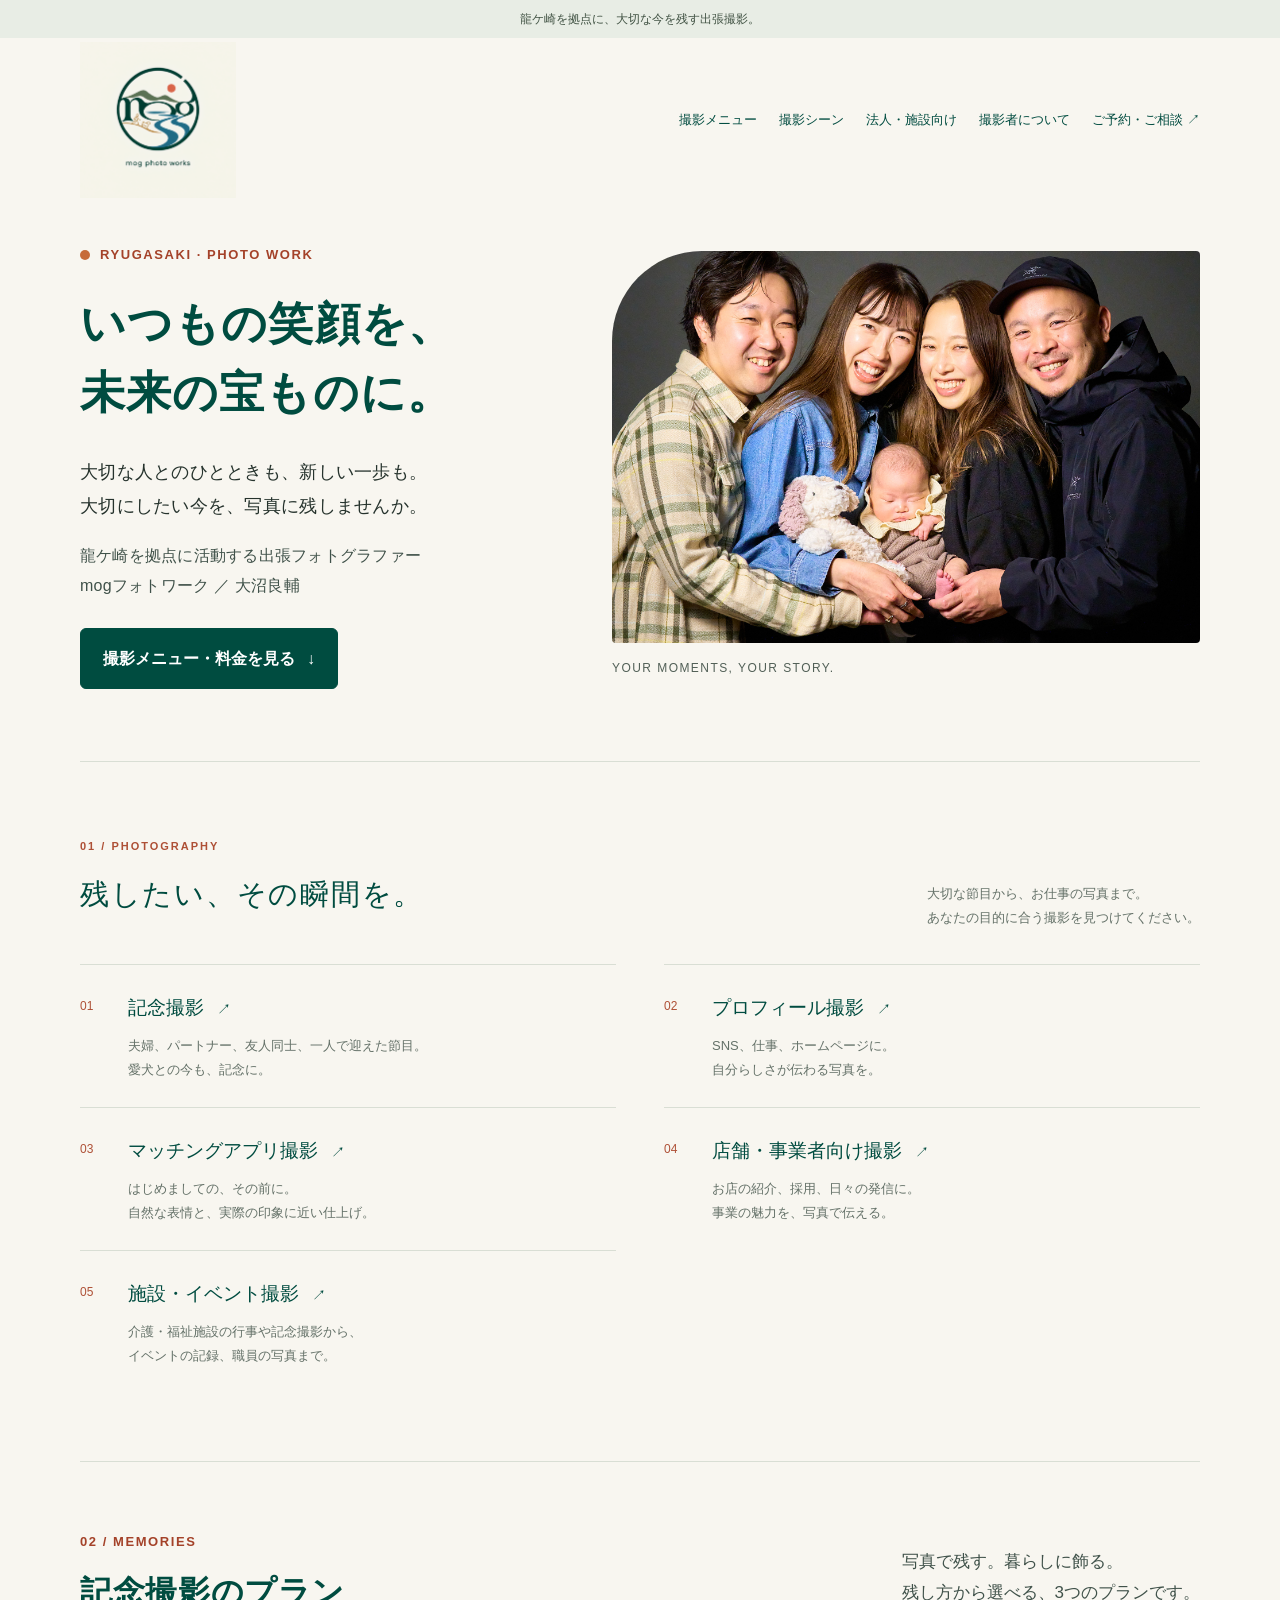
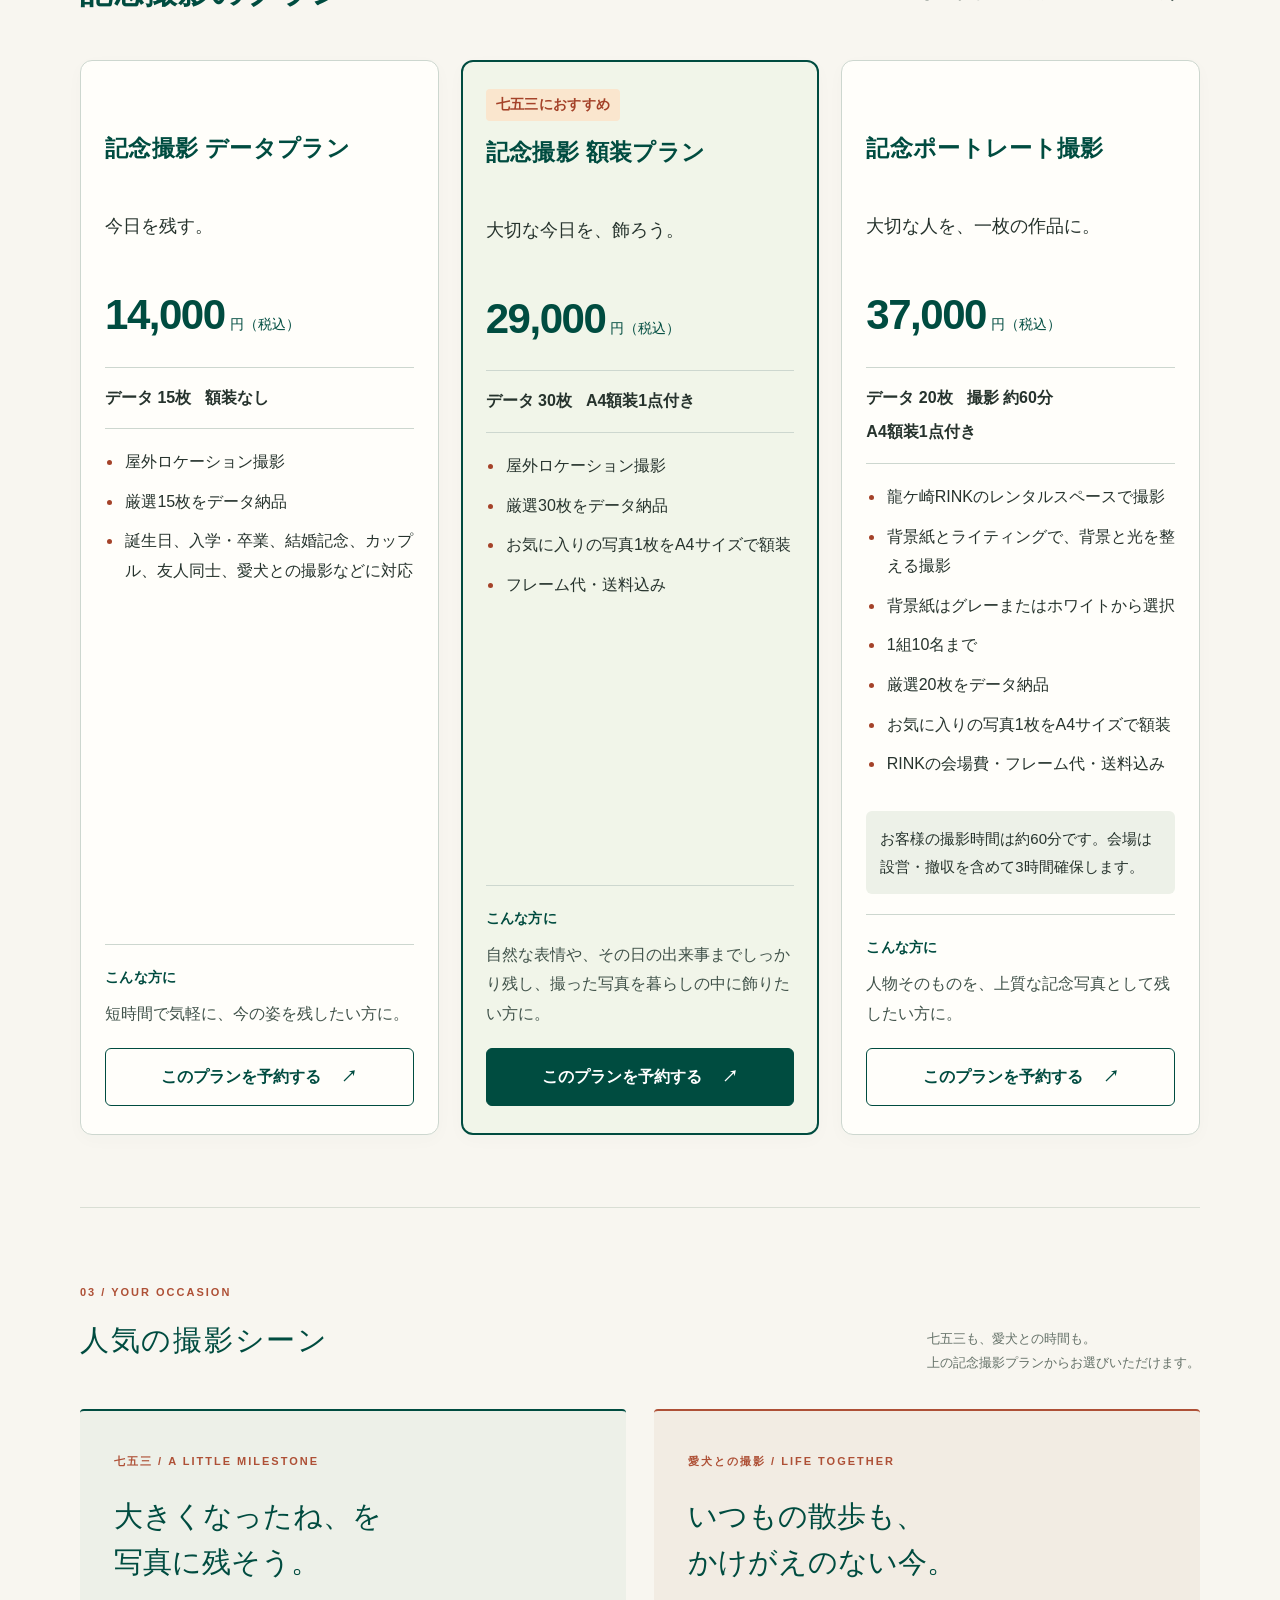
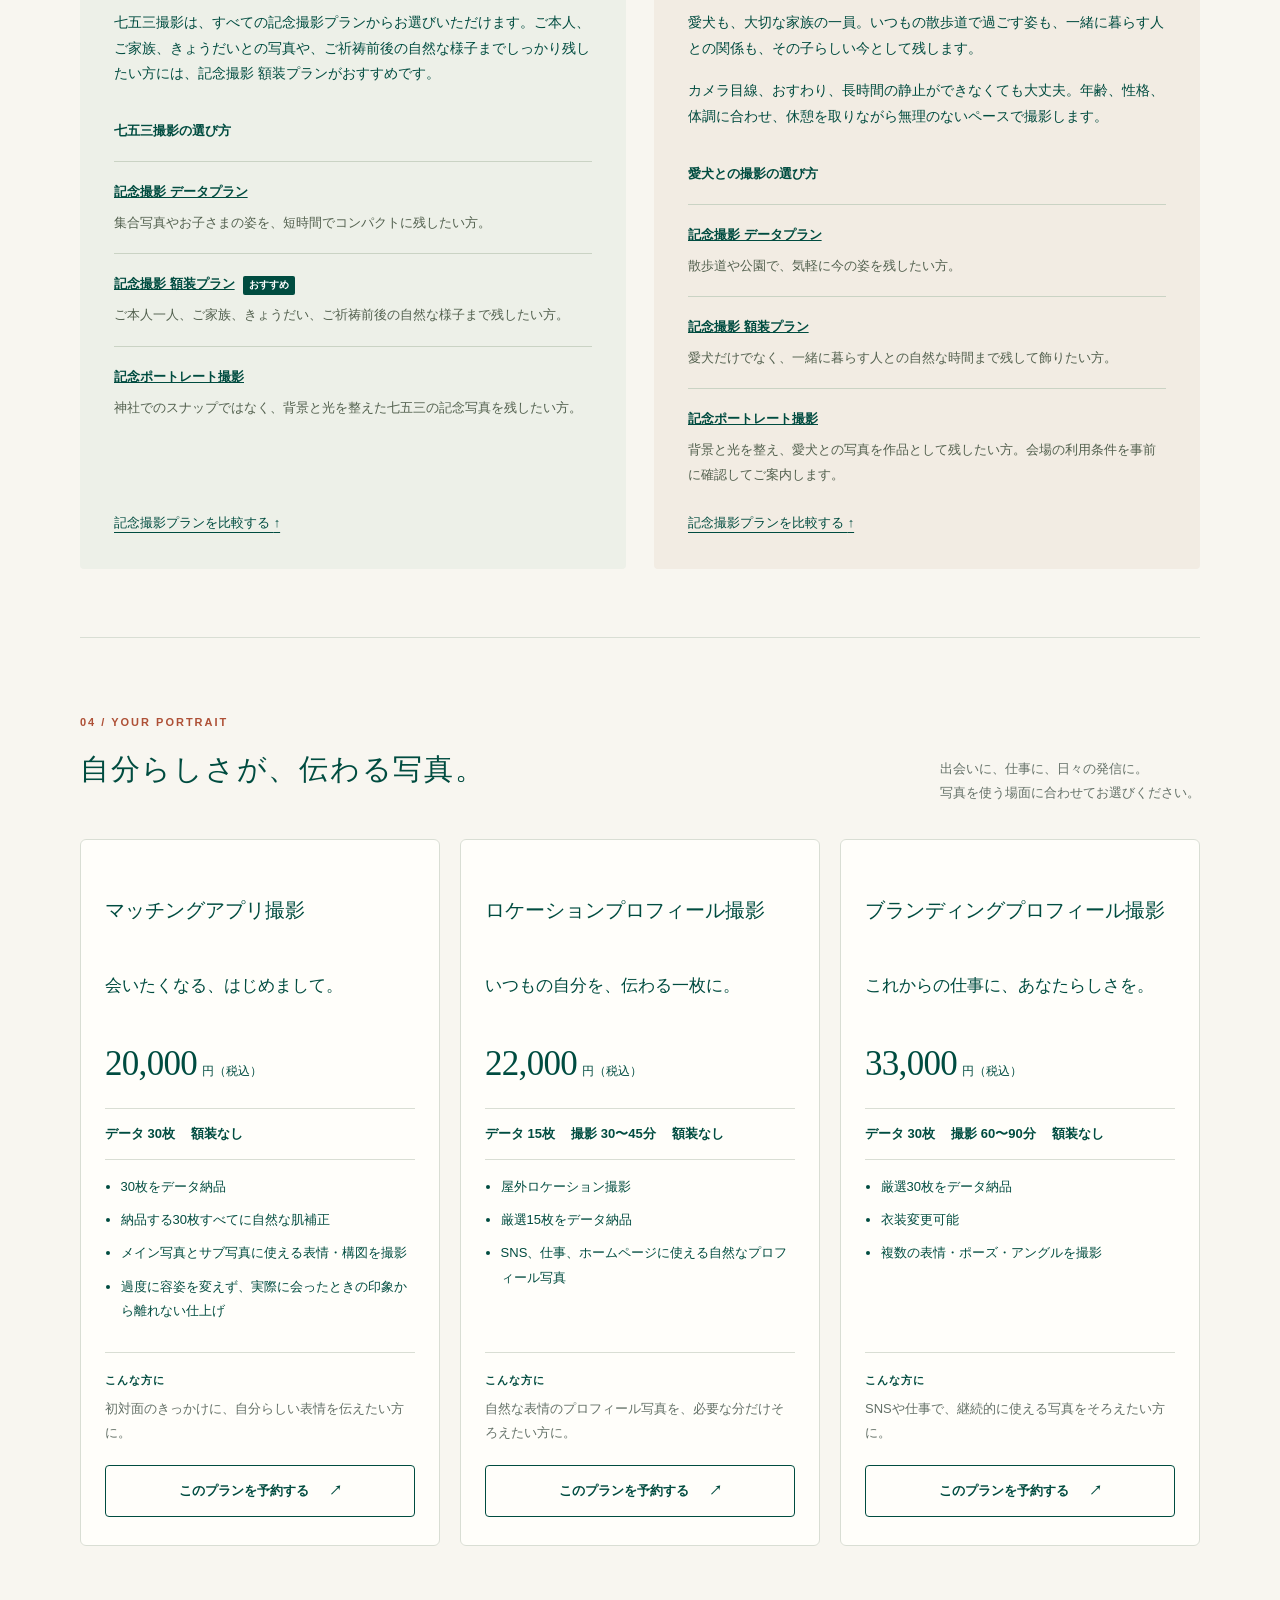
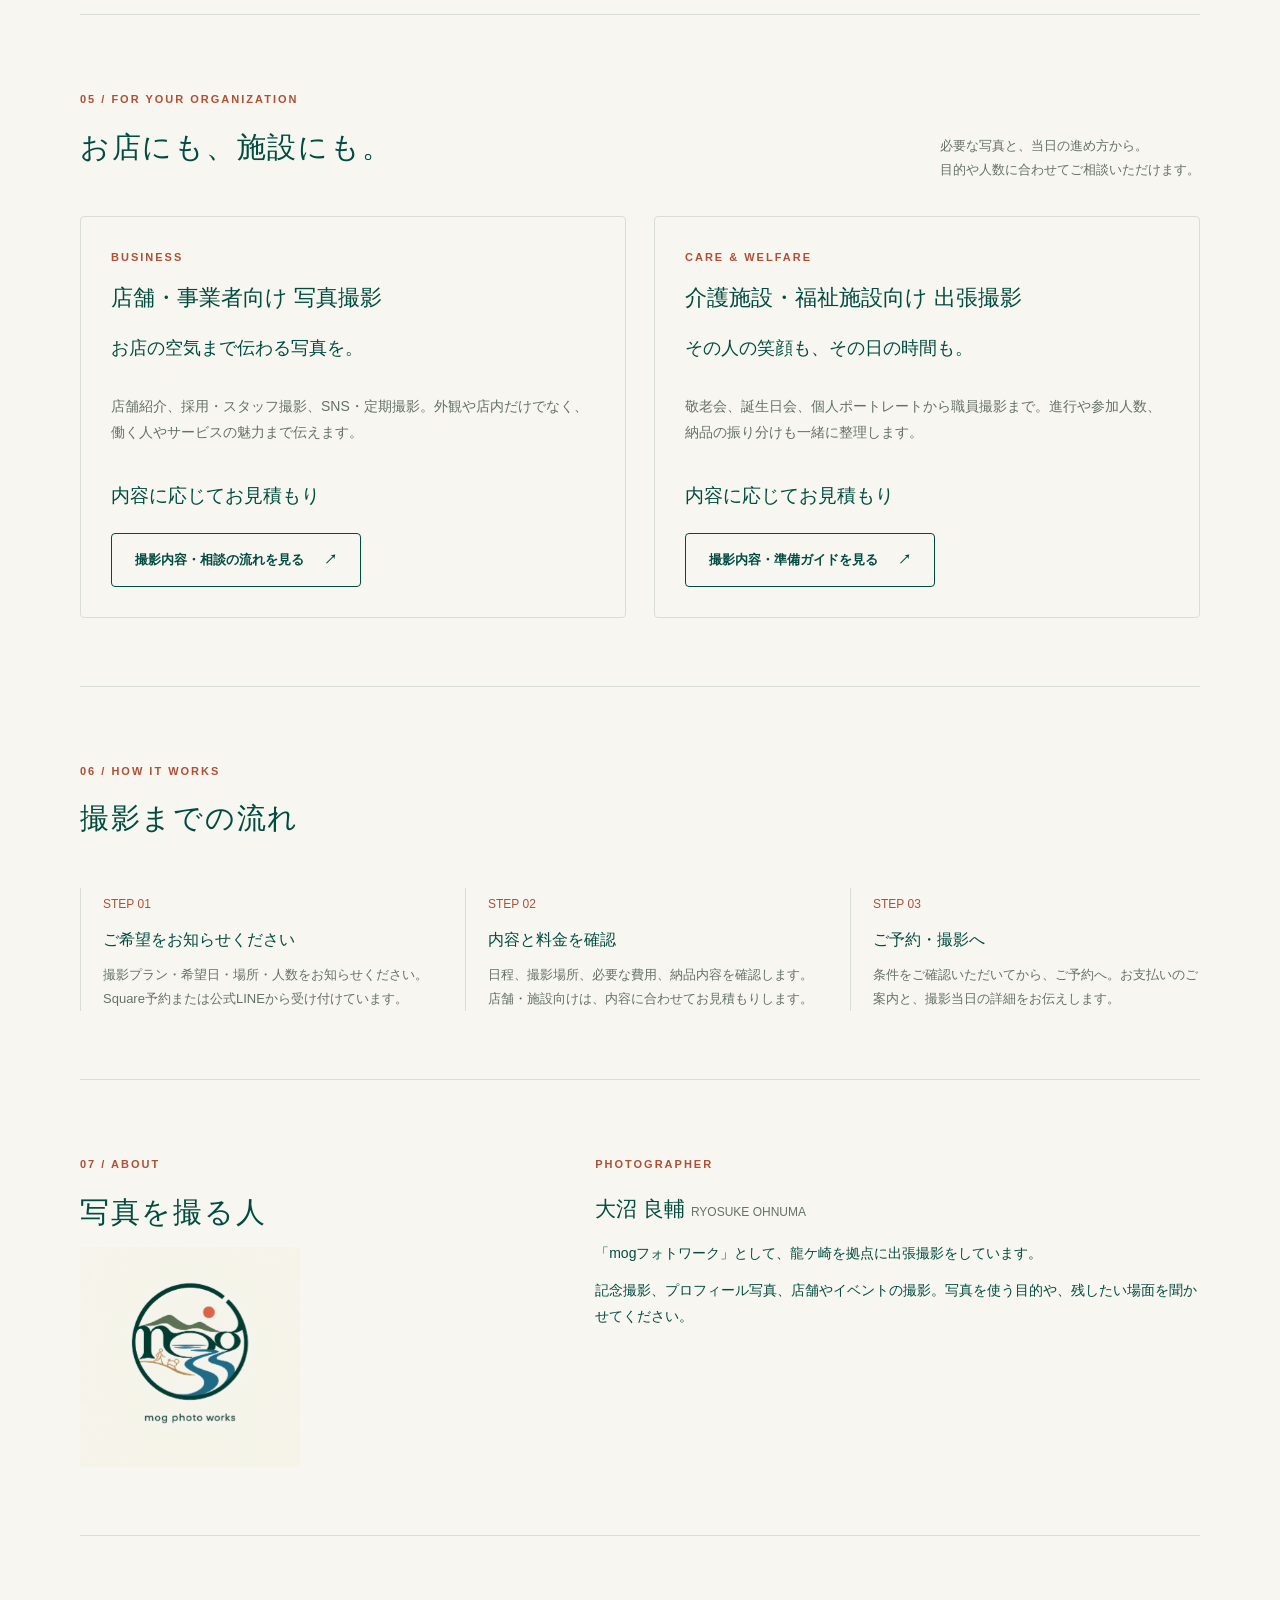
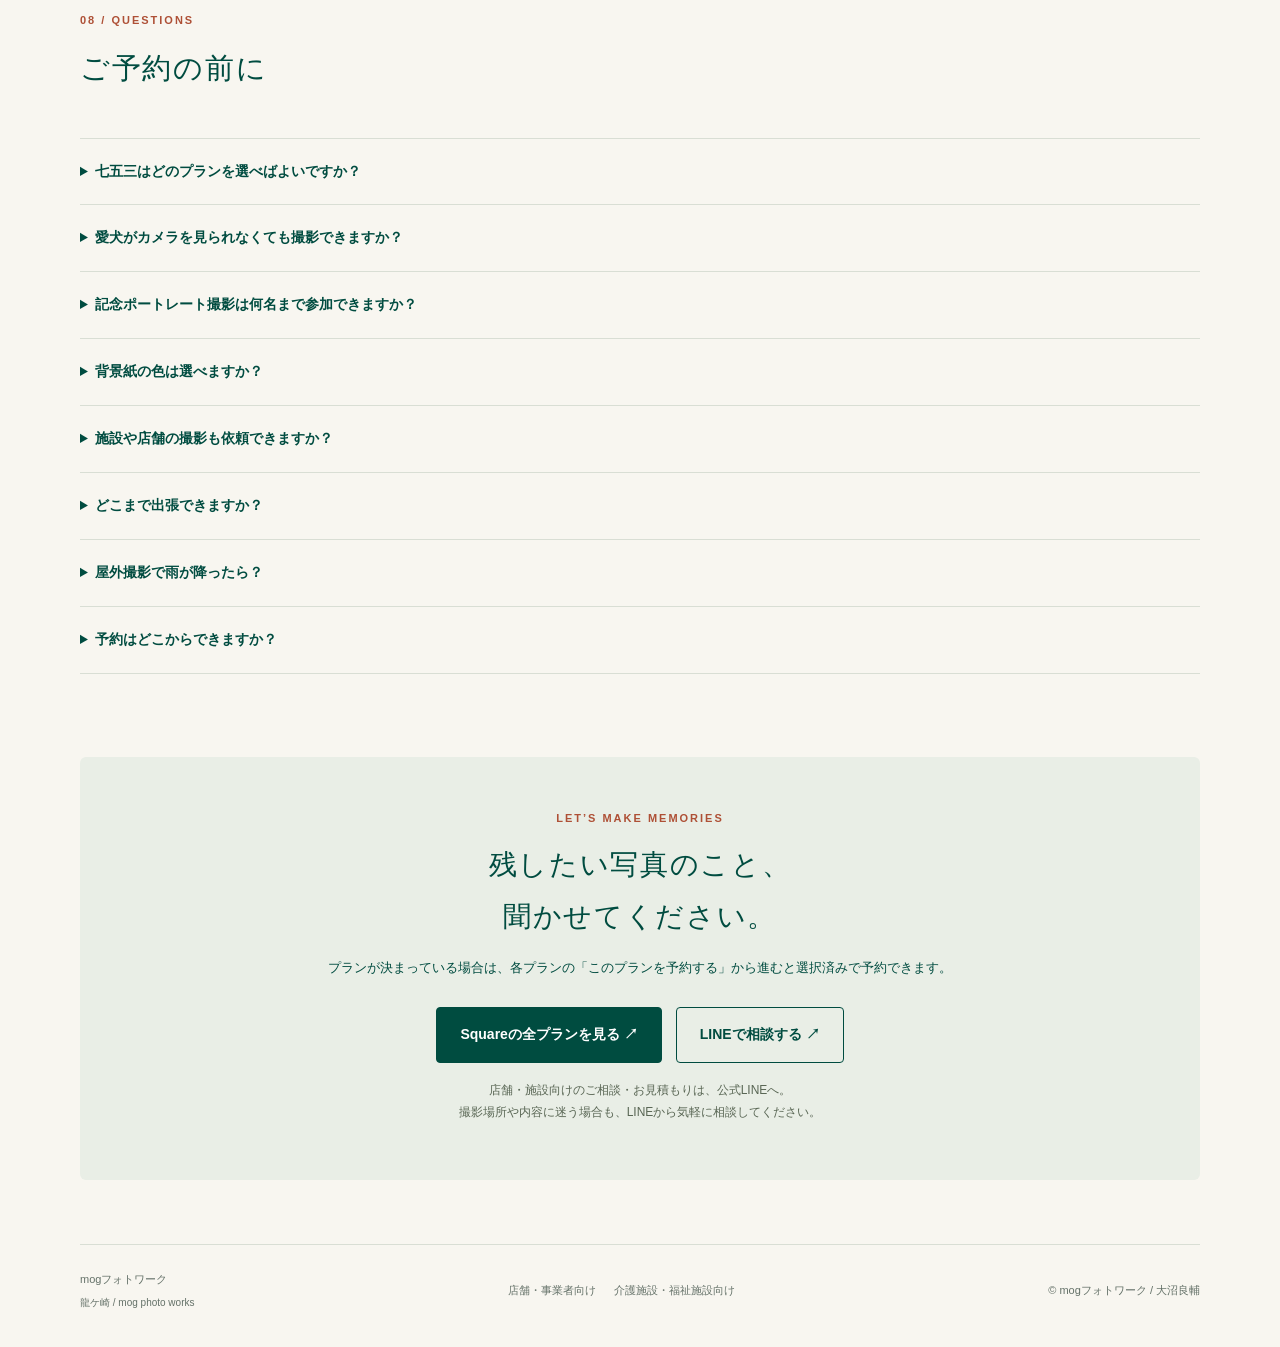
<file: index.html>
<!doctype html>
<html lang="ja">
<head>
<meta charset="utf-8">
<meta name="viewport" content="width=device-width, initial-scale=1">
<meta name="description" content="龍ケ崎のmogフォトワーク。七五三や愛犬との記念撮影、マッチングアプリ・仕事用プロフィール、店舗・介護施設向け撮影をご案内。料金と納品内容を比較して予約・相談できます。">
<meta name="theme-color" content="#004c40">
<title>mogフォトワーク｜龍ケ崎の記念撮影・七五三・愛犬・プロフィール撮影</title>
<link rel="canonical" href="https://mog-photo.github.io/">
<link rel="stylesheet" href="styles.css">
</head>
<body>
<a class="skip-link" href="#main">本文へ移動</a>
<div class="draft">龍ケ崎を拠点に、大切な今を残す出張撮影。</div>
<div class="wrap">
<header class="nav">
<a class="brand" href="index.html" aria-label="mogフォトワーク トップ"><img class="brand-logo" src="mog-logo.png" width="5016" height="5016" alt="mog photo works"></a>
<nav class="navlinks desktop-nav" aria-label="メインナビゲーション"><a href="#menu">撮影メニュー</a><a href="#scenes">撮影シーン</a><a href="#corporate">法人・施設向け</a><a href="#about">撮影者について</a><a href="#booking">ご予約・ご相談 ↗</a></nav>
<details class="mobile-nav"><summary>メニュー <span aria-hidden="true">＋</span></summary><nav aria-label="スマートフォンのナビゲーション"><a href="#menu">撮影メニュー</a><a href="#scenes">撮影シーン</a><a href="#corporate">法人・施設向け</a><a href="#about">撮影者について</a><a href="#booking">ご予約・ご相談 ↗</a></nav></details>
</header>
<main id="main"><section class="hero" aria-labelledby="hero-title"><div><span class="eyebrow">RYUGASAKI · PHOTO WORK</span><h1 id="hero-title">いつもの笑顔を、<br>未来の宝ものに。</h1><p>大切な人とのひとときも、新しい一歩も。<br>大切にしたい今を、写真に残しませんか。</p><p>龍ケ崎を拠点に活動する出張フォトグラファー<br>mogフォトワーク ／ 大沼良輔</p><a class="button" href="#menu">撮影メニュー・料金を見る <span aria-hidden="true">↓</span></a></div><figure><img src="20251213%E7%A7%8B%E5%B1%B1%E6%A7%984254.jpg" width="2048" height="1365" alt="赤ちゃんを囲み、笑顔で寄り添う人たちの記念撮影" fetchpriority="high"><figcaption>YOUR MOMENTS, YOUR STORY.</figcaption></figure></section>
<section class="section" id="menu"><div class="sectionhead"><div><span class="eyebrow">01 / PHOTOGRAPHY</span><h2>残したい、その瞬間を。</h2></div><p>大切な節目から、お仕事の写真まで。<br>あなたの目的に合う撮影を見つけてください。</p></div>
<div class="menus">
<a class="menu" href="#memorial"><span class="number">01</span><div><h3>記念撮影 <span aria-hidden="true">↗</span></h3><p>夫婦、パートナー、友人同士、一人で迎えた節目。<br>愛犬との今も、記念に。</p></div></a>
<a class="menu" href="#profile-location"><span class="number">02</span><div><h3>プロフィール撮影 <span aria-hidden="true">↗</span></h3><p>SNS、仕事、ホームページに。<br>自分らしさが伝わる写真を。</p></div></a>
<a class="menu" href="#matching"><span class="number">03</span><div><h3>マッチングアプリ撮影 <span aria-hidden="true">↗</span></h3><p>はじめましての、その前に。<br>自然な表情と、実際の印象に近い仕上げ。</p></div></a>
<a class="menu" href="#business"><span class="number">04</span><div><h3>店舗・事業者向け撮影 <span aria-hidden="true">↗</span></h3><p>お店の紹介、採用、日々の発信に。<br>事業の魅力を、写真で伝える。</p></div></a>
<a class="menu" href="#facilities"><span class="number">05</span><div><h3>施設・イベント撮影 <span aria-hidden="true">↗</span></h3><p>介護・福祉施設の行事や記念撮影から、<br>イベントの記録、職員の写真まで。</p></div></a>
</div></section>
<section class="section" id="memorial"><div class="sectionhead"><div><span class="eyebrow">02 / MEMORIES</span><h2>記念撮影のプラン</h2></div><p>写真で残す。暮らしに飾る。<br>残し方から選べる、3つのプランです。</p></div><div class="plan-grid"><article class="plan-card" id="memory-data">
<div class="plan-label"></div><h3>記念撮影 データプラン</h3>
<p class="plan-catch">今日を残す。</p>
<p class="price">14,000<span>円（税込）</span></p>
<p class="plan-summary"><span>データ 15枚</span><span>額装なし</span></p>
<ul class="plan-facts"><li>屋外ロケーション撮影</li><li>厳選15枚をデータ納品</li><li>誕生日、入学・卒業、結婚記念、カップル、友人同士、愛犬との撮影などに対応</li></ul>
<p class="plan-recommend"><strong>こんな方に</strong>短時間で気軽に、今の姿を残したい方に。</p>
<a class="button secondary" href="https://book.squareup.com/appointments/hnw331b20ayoka/location/LTMH9V4V33420/services/N6UO6Z4A3QIRZ3D2TU6P6ZJS" aria-label="記念撮影 データプランをSquareで予約する">このプランを予約する <span aria-hidden="true">↗</span></a>
</article>
<article class="plan-card featured" id="memory-frame">
<div class="plan-label">七五三におすすめ</div><h3>記念撮影 額装プラン</h3>
<p class="plan-catch">大切な今日を、飾ろう。</p>
<p class="price">29,000<span>円（税込）</span></p>
<p class="plan-summary"><span>データ 30枚</span><span>A4額装1点付き</span></p>
<ul class="plan-facts"><li>屋外ロケーション撮影</li><li>厳選30枚をデータ納品</li><li>お気に入りの写真1枚をA4サイズで額装</li><li>フレーム代・送料込み</li></ul>
<p class="plan-recommend"><strong>こんな方に</strong>自然な表情や、その日の出来事までしっかり残し、撮った写真を暮らしの中に飾りたい方に。</p>
<a class="button" href="https://book.squareup.com/appointments/hnw331b20ayoka/location/LTMH9V4V33420/services/W7NLC3RQMGIRBWXSXZNPQ5UO" aria-label="記念撮影 額装プランをSquareで予約する">このプランを予約する <span aria-hidden="true">↗</span></a>
</article>
<article class="plan-card" id="memory-portrait">
<div class="plan-label"></div><h3>記念ポートレート撮影</h3>
<p class="plan-catch">大切な人を、一枚の作品に。</p>
<p class="price">37,000<span>円（税込）</span></p>
<p class="plan-summary"><span>データ 20枚</span><span>撮影 約60分</span><span>A4額装1点付き</span></p>
<ul class="plan-facts"><li>龍ケ崎RINKのレンタルスペースで撮影</li><li>背景紙とライティングで、背景と光を整える撮影</li><li>背景紙はグレーまたはホワイトから選択</li><li>1組10名まで</li><li>厳選20枚をデータ納品</li><li>お気に入りの写真1枚をA4サイズで額装</li><li>RINKの会場費・フレーム代・送料込み</li></ul><p class="plan-note">お客様の撮影時間は約60分です。会場は設営・撤収を含めて3時間確保します。</p>
<p class="plan-recommend"><strong>こんな方に</strong>人物そのものを、上質な記念写真として残したい方に。</p>
<a class="button secondary" href="https://book.squareup.com/appointments/hnw331b20ayoka/location/LTMH9V4V33420/services/4NY3HXDW3AZB6UH5L7BRLTG5" aria-label="記念ポートレート撮影をSquareで予約する">このプランを予約する <span aria-hidden="true">↗</span></a>
</article></div></section>
<section class="section" id="scenes"><div class="sectionhead"><div><span class="eyebrow">03 / YOUR OCCASION</span><h2>人気の撮影シーン</h2></div><p>七五三も、愛犬との時間も。<br>上の記念撮影プランからお選びいただけます。</p></div>
<div class="scene-grid">
<article class="scene" id="shichigosan"><div class="scene-top"><span class="eyebrow">七五三 / A LITTLE MILESTONE</span><h3>大きくなったね、を<br>写真に残そう。</h3></div><p>七五三撮影は、すべての記念撮影プランからお選びいただけます。ご本人、ご家族、きょうだいとの写真や、ご祈祷前後の自然な様子までしっかり残したい方には、記念撮影 額装プランがおすすめです。</p><h4>七五三撮影の選び方</h4><dl class="choices"><dt><a href="#memory-data">記念撮影 データプラン</a></dt><dd>集合写真やお子さまの姿を、短時間でコンパクトに残したい方。</dd><dt><a href="#memory-frame">記念撮影 額装プラン</a><span class="small-badge">おすすめ</span></dt><dd>ご本人一人、ご家族、きょうだい、ご祈祷前後の自然な様子まで残したい方。</dd><dt><a href="#memory-portrait">記念ポートレート撮影</a></dt><dd>神社でのスナップではなく、背景と光を整えた七五三の記念写真を残したい方。</dd></dl><a class="text-link" href="#memorial">記念撮影プランを比較する <span aria-hidden="true">↑</span></a></article>
<article class="scene" id="dog"><div class="scene-top"><span class="eyebrow">愛犬との撮影 / LIFE TOGETHER</span><h3>いつもの散歩も、<br>かけがえのない今。</h3></div><p>愛犬も、大切な家族の一員。いつもの散歩道で過ごす姿も、一緒に暮らす人との関係も、その子らしい今として残します。</p><p>カメラ目線、おすわり、長時間の静止ができなくても大丈夫。年齢、性格、体調に合わせ、休憩を取りながら無理のないペースで撮影します。</p><h4>愛犬との撮影の選び方</h4><dl class="choices"><dt><a href="#memory-data">記念撮影 データプラン</a></dt><dd>散歩道や公園で、気軽に今の姿を残したい方。</dd><dt><a href="#memory-frame">記念撮影 額装プラン</a></dt><dd>愛犬だけでなく、一緒に暮らす人との自然な時間まで残して飾りたい方。</dd><dt><a href="#memory-portrait">記念ポートレート撮影</a></dt><dd>背景と光を整え、愛犬との写真を作品として残したい方。会場の利用条件を事前に確認してご案内します。</dd></dl><a class="text-link" href="#memorial">記念撮影プランを比較する <span aria-hidden="true">↑</span></a></article>
</div></section>
<section class="section" id="profiles"><div class="sectionhead"><div><span class="eyebrow">04 / YOUR PORTRAIT</span><h2>自分らしさが、伝わる写真。</h2></div><p>出会いに、仕事に、日々の発信に。<br>写真を使う場面に合わせてお選びください。</p></div><div class="plan-grid"><article class="plan-card" id="matching">
<div class="plan-label"></div><h3>マッチングアプリ撮影</h3>
<p class="plan-catch">会いたくなる、はじめまして。</p>
<p class="price">20,000<span>円（税込）</span></p>
<p class="plan-summary"><span>データ 30枚</span><span>額装なし</span></p>
<ul class="plan-facts"><li>30枚をデータ納品</li><li>納品する30枚すべてに自然な肌補正</li><li>メイン写真とサブ写真に使える表情・構図を撮影</li><li>過度に容姿を変えず、実際に会ったときの印象から離れない仕上げ</li></ul>
<p class="plan-recommend"><strong>こんな方に</strong>初対面のきっかけに、自分らしい表情を伝えたい方に。</p>
<a class="button secondary" href="https://book.squareup.com/appointments/hnw331b20ayoka/location/LTMH9V4V33420/services/5ZFXS7EANIVRXZBQ3ERCQQ4N" aria-label="マッチングアプリ撮影をSquareで予約する">このプランを予約する <span aria-hidden="true">↗</span></a>
</article>
<article class="plan-card" id="profile-location">
<div class="plan-label"></div><h3>ロケーションプロフィール撮影</h3>
<p class="plan-catch">いつもの自分を、伝わる一枚に。</p>
<p class="price">22,000<span>円（税込）</span></p>
<p class="plan-summary"><span>データ 15枚</span><span>撮影 30〜45分</span><span>額装なし</span></p>
<ul class="plan-facts"><li>屋外ロケーション撮影</li><li>厳選15枚をデータ納品</li><li>SNS、仕事、ホームページに使える自然なプロフィール写真</li></ul>
<p class="plan-recommend"><strong>こんな方に</strong>自然な表情のプロフィール写真を、必要な分だけそろえたい方に。</p>
<a class="button secondary" href="https://book.squareup.com/appointments/hnw331b20ayoka/location/LTMH9V4V33420/services/ILS72CWYIV2L7ZRYO7YTSQSO" aria-label="ロケーションプロフィール撮影をSquareで予約する">このプランを予約する <span aria-hidden="true">↗</span></a>
</article>
<article class="plan-card" id="profile-branding">
<div class="plan-label"></div><h3>ブランディングプロフィール撮影</h3>
<p class="plan-catch">これからの仕事に、あなたらしさを。</p>
<p class="price">33,000<span>円（税込）</span></p>
<p class="plan-summary"><span>データ 30枚</span><span>撮影 60〜90分</span><span>額装なし</span></p>
<ul class="plan-facts"><li>厳選30枚をデータ納品</li><li>衣装変更可能</li><li>複数の表情・ポーズ・アングルを撮影</li></ul>
<p class="plan-recommend"><strong>こんな方に</strong>SNSや仕事で、継続的に使える写真をそろえたい方に。</p>
<a class="button secondary" href="https://book.squareup.com/appointments/hnw331b20ayoka/location/LTMH9V4V33420/services/EWPPUTKWSCQRUR5PEUMYMC3Y" aria-label="ブランディングプロフィール撮影をSquareで予約する">このプランを予約する <span aria-hidden="true">↗</span></a>
</article></div></section>
<section class="section" id="corporate"><div class="sectionhead"><div><span class="eyebrow">05 / FOR YOUR ORGANIZATION</span><h2>お店にも、施設にも。</h2></div><p>必要な写真と、当日の進め方から。<br>目的や人数に合わせてご相談いただけます。</p></div><div class="corporate-grid">
<article class="corporate-card" id="business"><span class="eyebrow">BUSINESS</span><h3>店舗・事業者向け 写真撮影</h3><p class="tagline">お店の空気まで伝わる写真を。</p><p>店舗紹介、採用・スタッフ撮影、SNS・定期撮影。外観や店内だけでなく、働く人やサービスの魅力まで伝えます。</p><p class="quote">内容に応じてお見積もり</p><a class="button secondary" href="business.html">撮影内容・相談の流れを見る <span aria-hidden="true">↗</span></a></article>
<article class="corporate-card" id="facilities"><span class="eyebrow">CARE &amp; WELFARE</span><h3>介護施設・福祉施設向け 出張撮影</h3><p class="tagline">その人の笑顔も、その日の時間も。</p><p>敬老会、誕生日会、個人ポートレートから職員撮影まで。進行や参加人数、納品の振り分けも一緒に整理します。</p><p class="quote">内容に応じてお見積もり</p><a class="button secondary" href="facilities.html">撮影内容・準備ガイドを見る <span aria-hidden="true">↗</span></a></article>
</div></section>
<section class="section" id="flow"><div class="sectionhead"><div><span class="eyebrow">06 / HOW IT WORKS</span><h2>撮影までの流れ</h2></div></div><div class="steps"><article class="step"><span class="number">STEP 01</span><h3>ご希望をお知らせください</h3><p>撮影プラン・希望日・場所・人数をお知らせください。Square予約または公式LINEから受け付けています。</p></article><article class="step"><span class="number">STEP 02</span><h3>内容と料金を確認</h3><p>日程、撮影場所、必要な費用、納品内容を確認します。店舗・施設向けは、内容に合わせてお見積もりします。</p></article><article class="step"><span class="number">STEP 03</span><h3>ご予約・撮影へ</h3><p>条件をご確認いただいてから、ご予約へ。お支払いのご案内と、撮影当日の詳細をお伝えします。</p></article></div></section>
<section class="section about" id="about"><div><span class="eyebrow">07 / ABOUT</span><h2>写真を撮る人</h2><img class="about-logo" src="mog-logo.png" width="5016" height="5016" alt="mog photo worksのロゴ" loading="lazy"></div><div><span class="eyebrow">PHOTOGRAPHER</span><strong>大沼 良輔 <small style="font-size:12px;color:var(--muted)">RYOSUKE OHNUMA</small></strong><p>「mogフォトワーク」として、龍ケ崎を拠点に出張撮影をしています。</p><p>記念撮影、プロフィール写真、店舗やイベントの撮影。写真を使う目的や、残したい場面を聞かせてください。</p></div></section>
<section class="section faq" id="faq"><div class="sectionhead"><div><span class="eyebrow">08 / QUESTIONS</span><h2>ご予約の前に</h2></div></div>
<details><summary>七五三はどのプランを選べばよいですか？</summary><p>コンパクトに残すならデータプラン、さまざまな表情やご祈祷前後の様子を残して飾るなら額装プランがおすすめです。背景と光を整えた記念写真は、記念ポートレート撮影で承ります。</p></details>
<details><summary>愛犬がカメラを見られなくても撮影できますか？</summary><p>はい。カメラ目線やおすわりができなくても大丈夫です。年齢、性格、体調に合わせ、休憩を取りながら無理のないペースで撮影します。</p></details>
<details><summary>記念ポートレート撮影は何名まで参加できますか？</summary><p>1組10名までです。お客様の撮影時間は約60分。設営・撤収を含めた会場確保時間の3時間とは異なります。</p></details>
<details><summary>背景紙の色は選べますか？</summary><p>記念ポートレート撮影は、グレーまたはホワイトからお選びいただけます。</p></details>
<details><summary>施設や店舗の撮影も依頼できますか？</summary><p>はい。店舗紹介、採用、SNS用の写真、介護・福祉施設の記念撮影や行事に対応します。内容に応じてお見積もりしますので、公式LINEからご相談ください。</p></details>
<details><summary>どこまで出張できますか？</summary><p>龍ケ崎を拠点にしています。撮影をご希望の市町村や会場をお知らせください。対応可否と必要な費用を、ご予約前にご案内します。</p></details>
<details><summary>屋外撮影で雨が降ったら？</summary><p>撮影場所や内容に合わせてご相談します。日程変更やキャンセルの条件は、ご予約前にご確認ください。</p></details>
<details><summary>予約はどこからできますか？</summary><p>各プランの「このプランを予約する」から進むと、そのプランを選択済みのSquare予約画面が開きます。店舗・施設向けのご相談・お見積もりは公式LINEで承っています。</p></details>
</section>
<section class="booking" id="booking"><span class="eyebrow">LET’S MAKE MEMORIES</span><h2>残したい写真のこと、<br>聞かせてください。</h2><p>プランが決まっている場合は、各プランの「このプランを予約する」から進むと選択済みで予約できます。</p><div class="actions"><a class="button" id="square-link" href="https://book.squareup.com/appointments/hnw331b20ayoka/location/LTMH9V4V33420/services">Squareの全プランを見る ↗</a><a class="button secondary" id="line-link" href="https://lin.ee/82Gytmp">LINEで相談する ↗</a></div><p class="status">店舗・施設向けのご相談・お見積もりは、公式LINEへ。<br>撮影場所や内容に迷う場合も、LINEから気軽に相談してください。</p></section>
</main>
<footer class="footer"><div><a href="index.html">mogフォトワーク</a><span class="footer-sub">龍ケ崎 / mog photo works</span></div><nav aria-label="フッターナビゲーション"><a href="business.html">店舗・事業者向け</a><a href="facilities.html">介護施設・福祉施設向け</a></nav><span>© mogフォトワーク / 大沼良輔</span></footer>
</div>
</body>
</html>
</file>
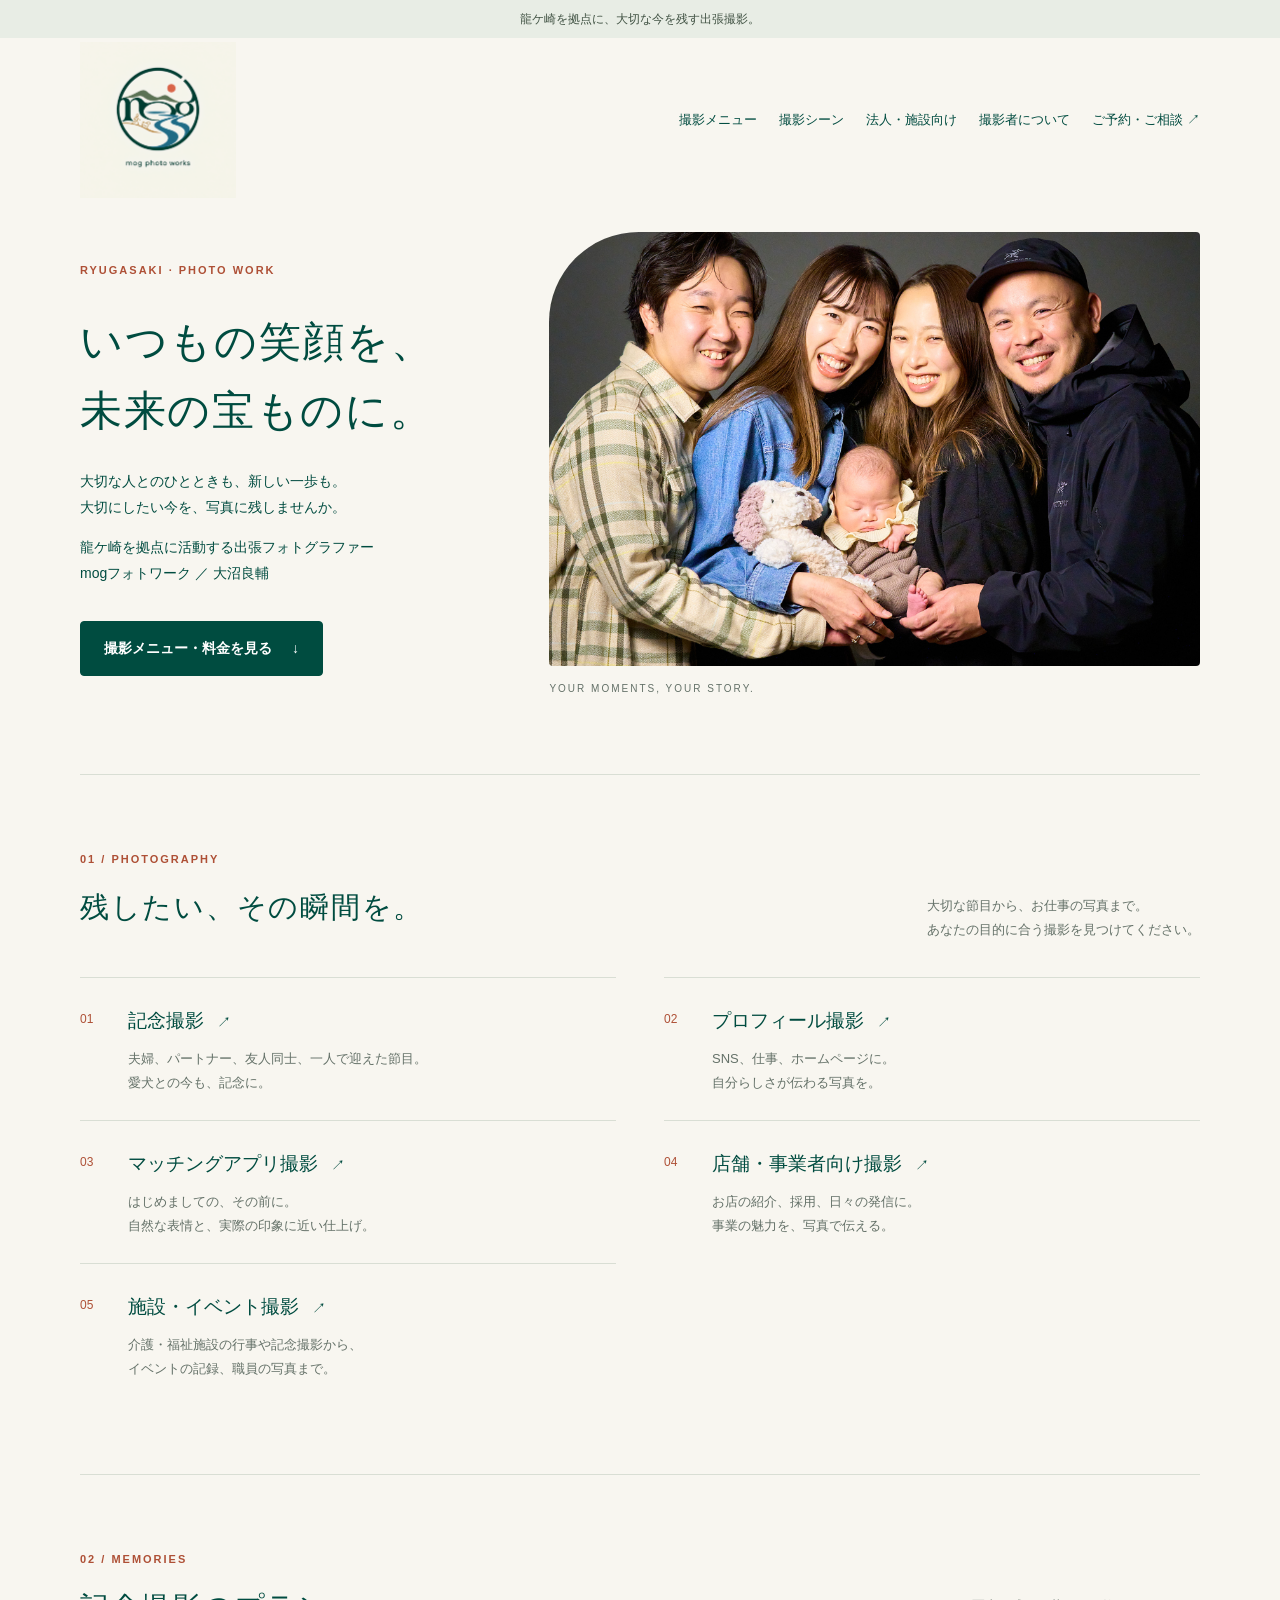
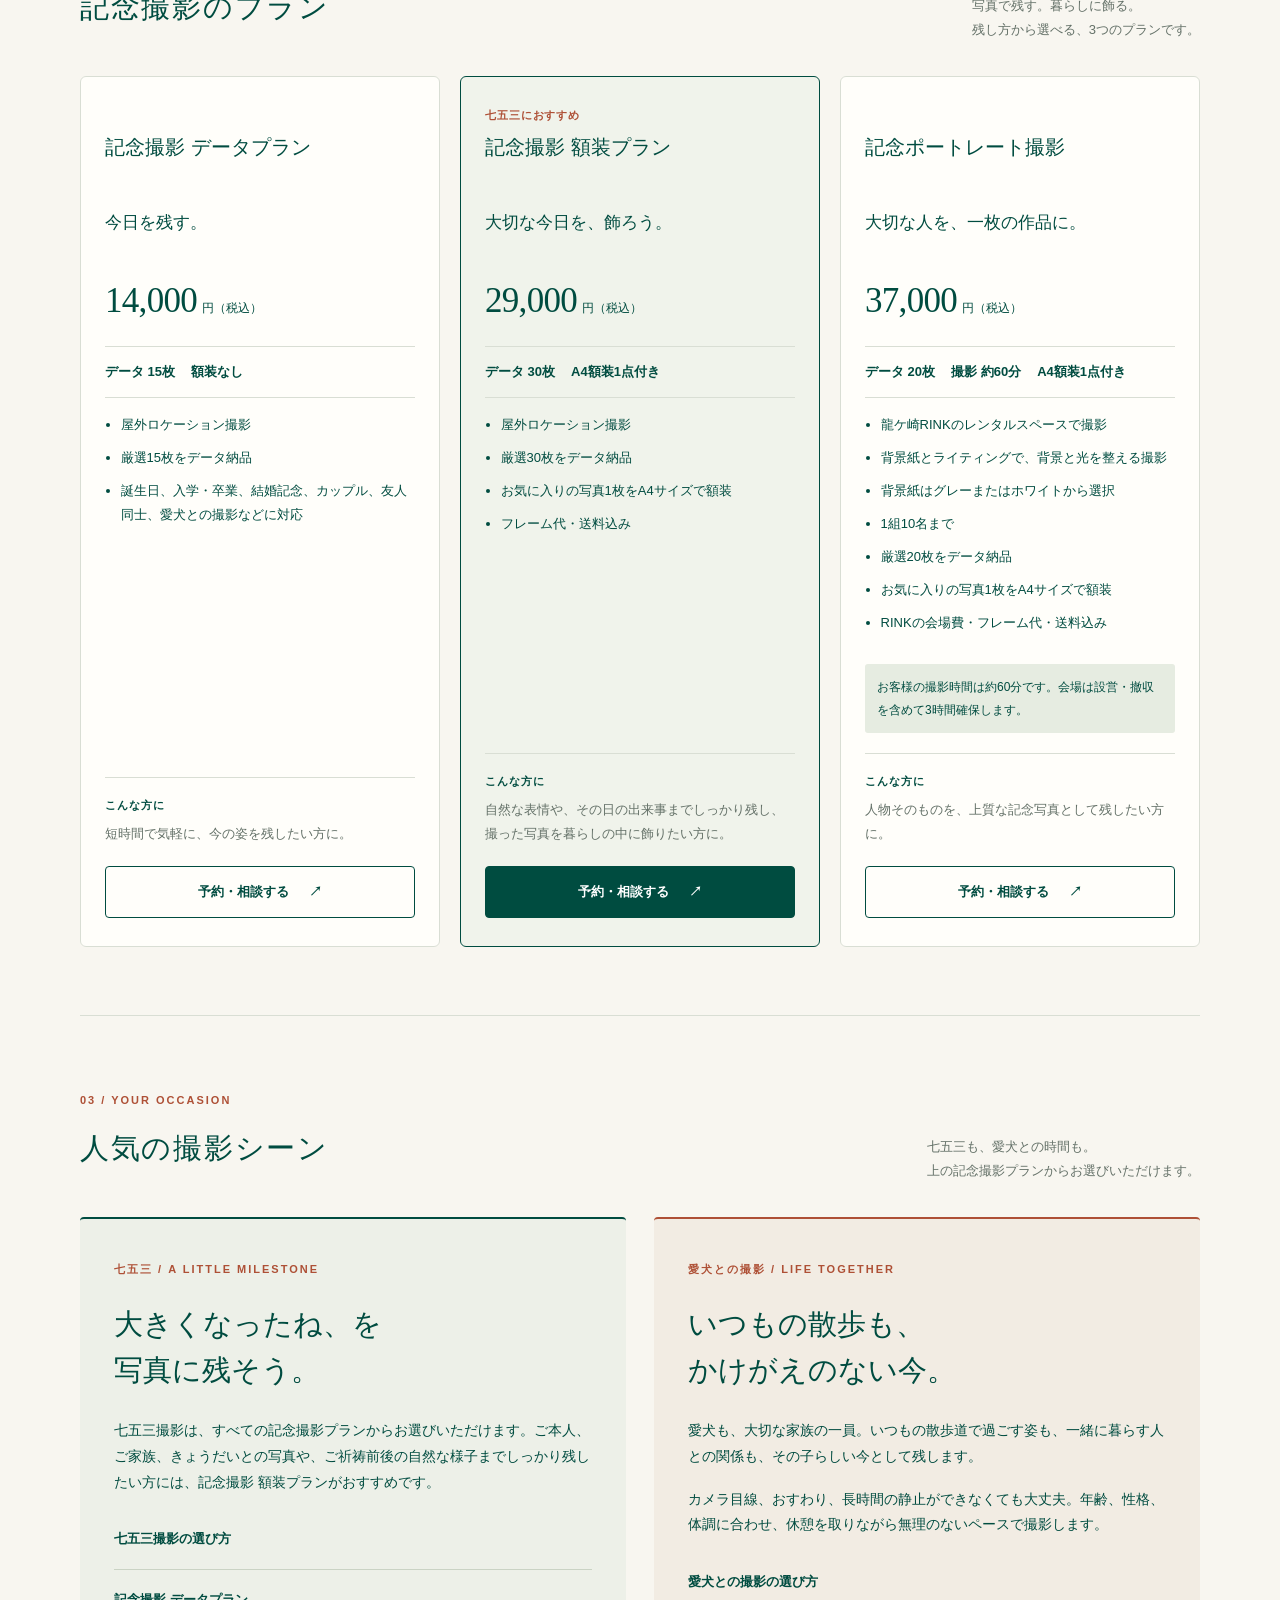
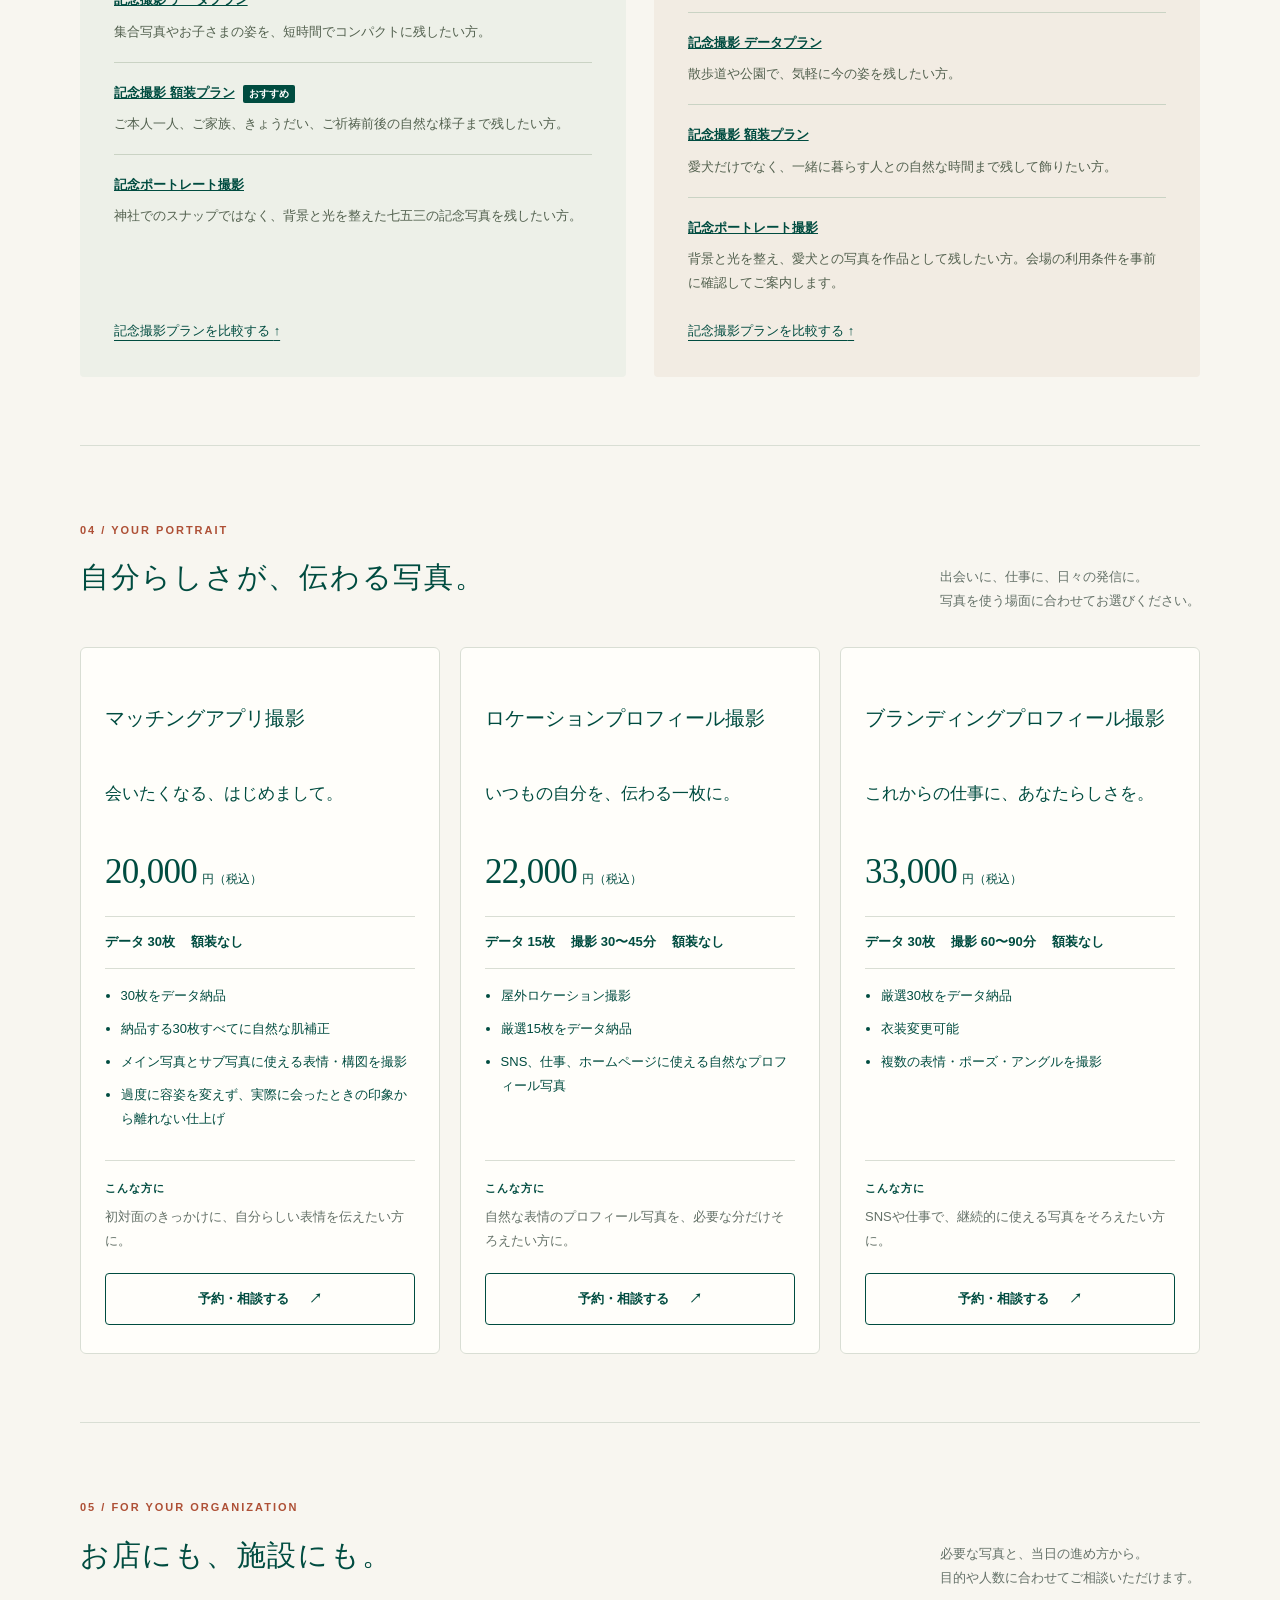
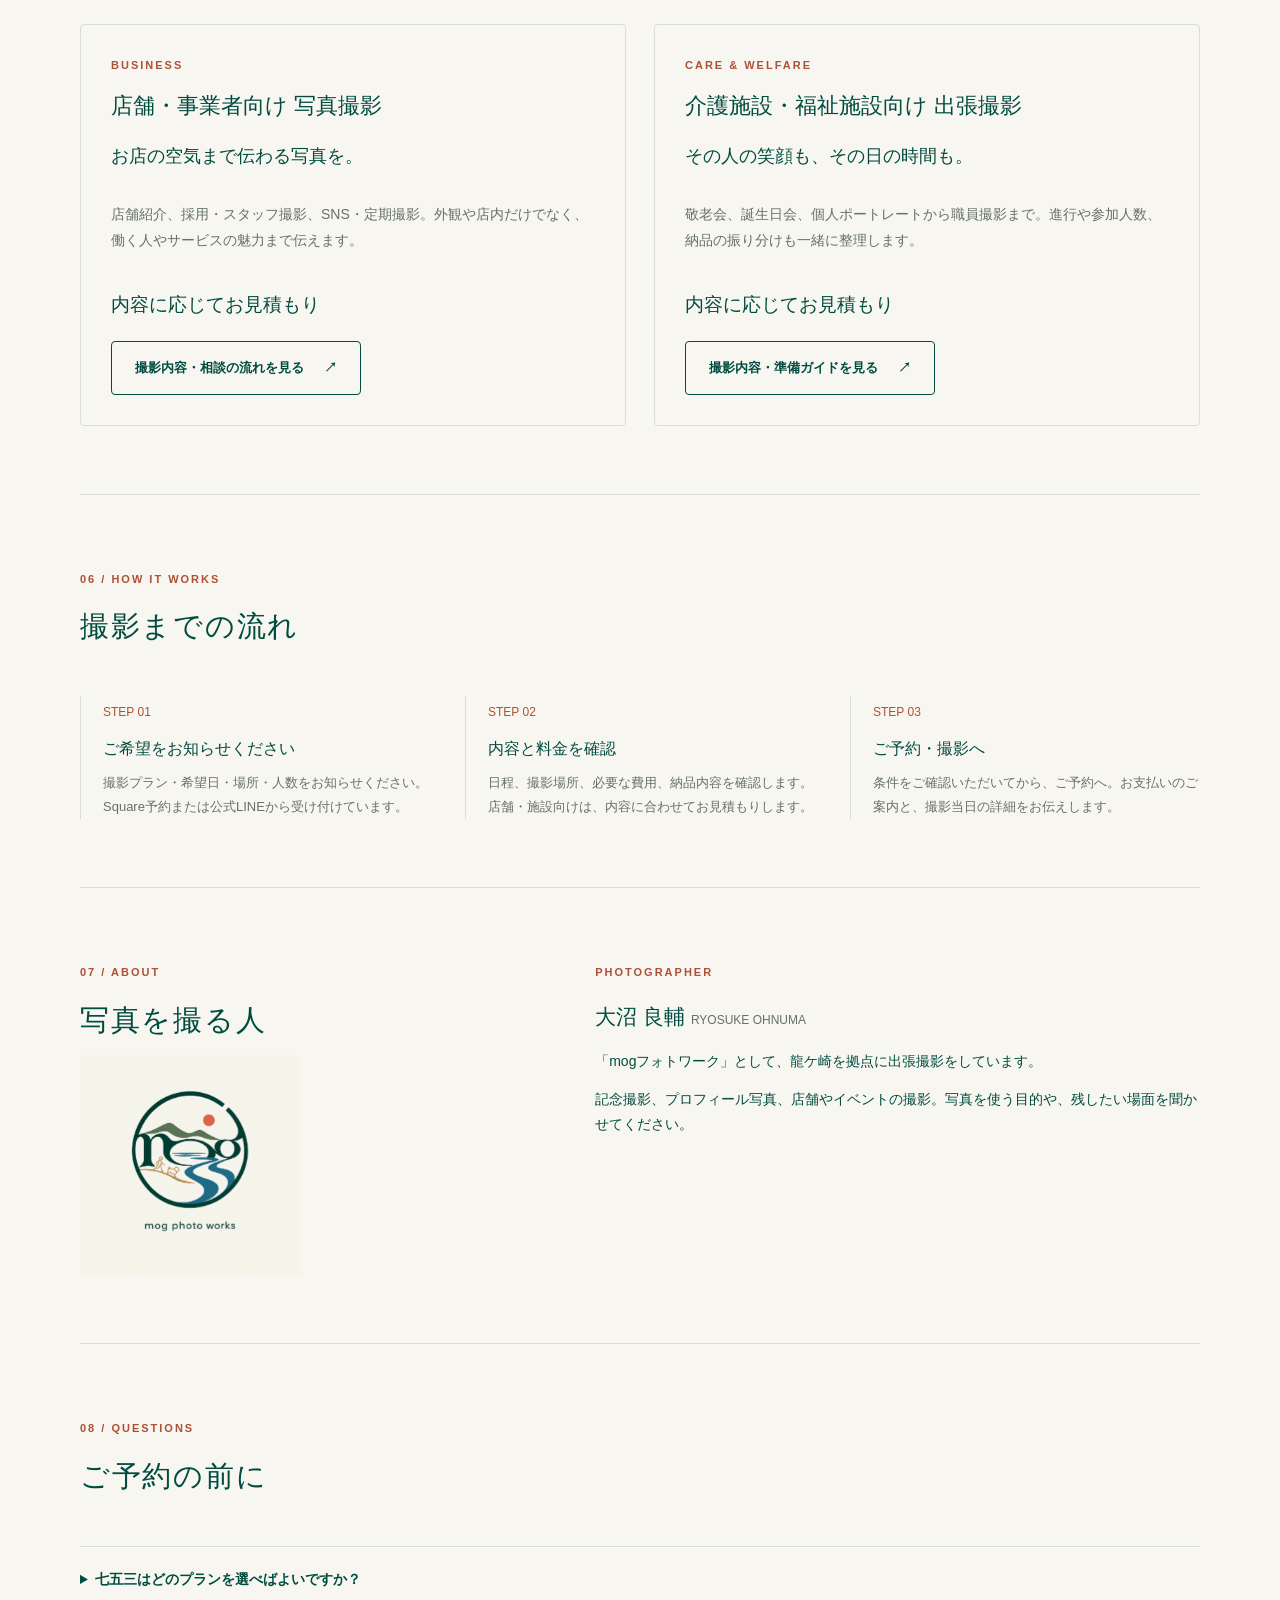
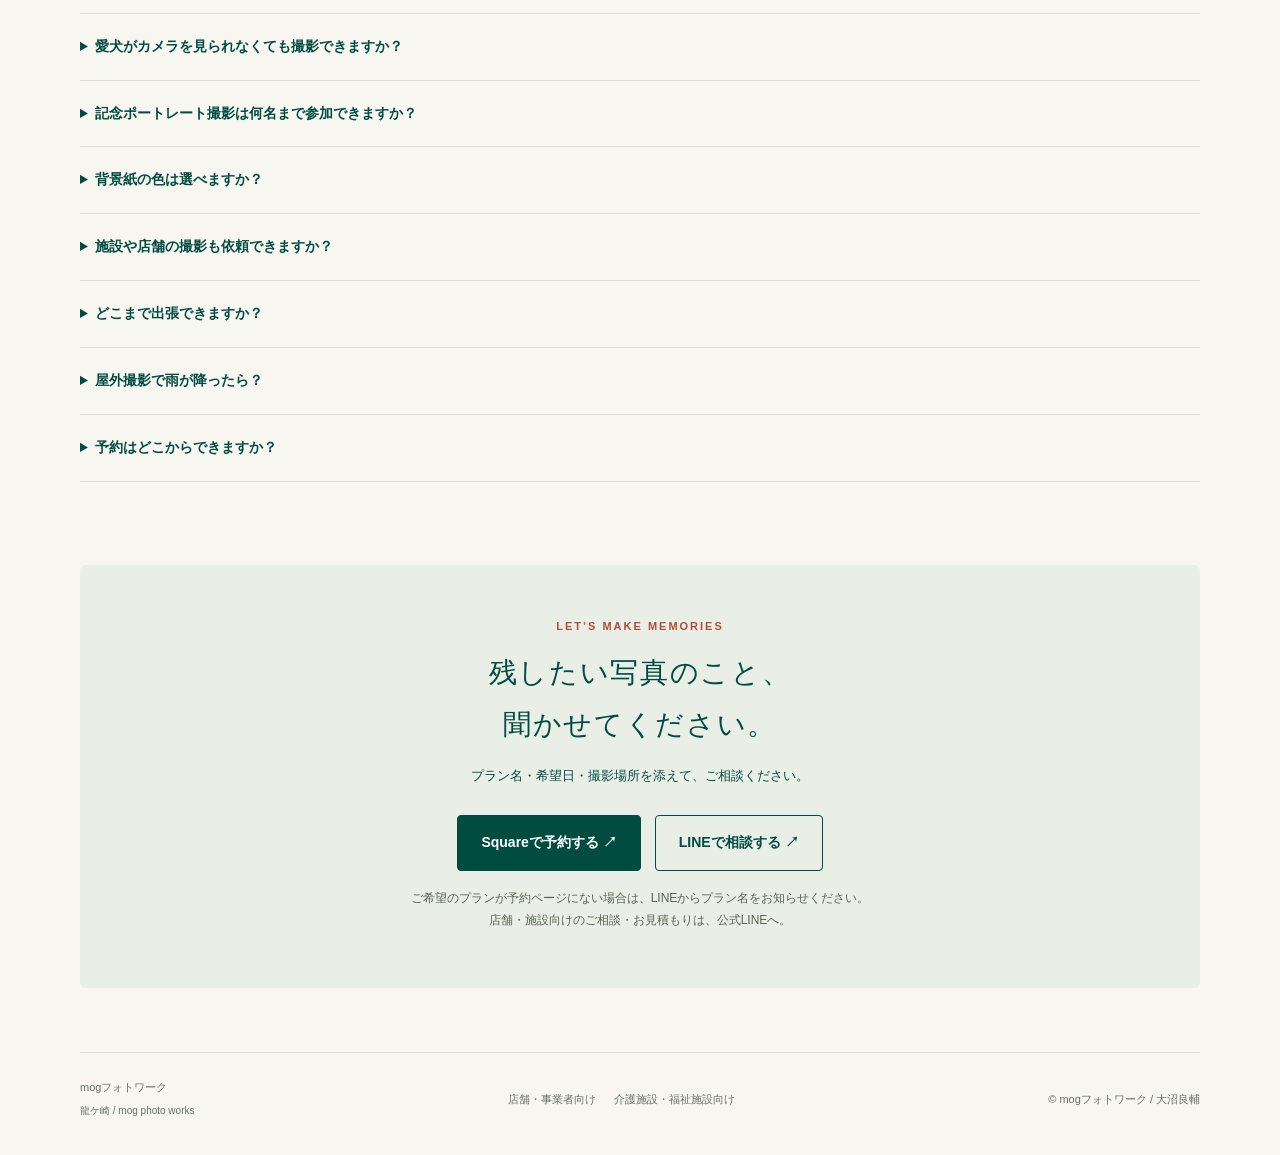
<file: mog-plans-update/index.html>
<!doctype html>
<html lang="ja">
<head>
<meta charset="utf-8">
<meta name="viewport" content="width=device-width, initial-scale=1">
<meta name="description" content="龍ケ崎のmogフォトワーク。七五三や愛犬との記念撮影、マッチングアプリ・仕事用プロフィール、店舗・介護施設向け撮影をご案内。料金と納品内容を比較して予約・相談できます。">
<meta name="theme-color" content="#004c40">
<title>mogフォトワーク｜龍ケ崎の記念撮影・七五三・愛犬・プロフィール撮影</title>
<link rel="canonical" href="https://mog-photo.github.io/">
<link rel="stylesheet" href="styles.css">
</head>
<body>
<a class="skip-link" href="#main">本文へ移動</a>
<div class="draft">龍ケ崎を拠点に、大切な今を残す出張撮影。</div>
<div class="wrap">
<header class="nav">
<a class="brand" href="index.html" aria-label="mogフォトワーク トップ"><img class="brand-logo" src="mog-logo.png" width="5016" height="5016" alt="mog photo works"></a>
<nav class="navlinks desktop-nav" aria-label="メインナビゲーション"><a href="#menu">撮影メニュー</a><a href="#scenes">撮影シーン</a><a href="#corporate">法人・施設向け</a><a href="#about">撮影者について</a><a href="#booking">ご予約・ご相談 ↗</a></nav>
<details class="mobile-nav"><summary>メニュー <span aria-hidden="true">＋</span></summary><nav aria-label="スマートフォンのナビゲーション"><a href="#menu">撮影メニュー</a><a href="#scenes">撮影シーン</a><a href="#corporate">法人・施設向け</a><a href="#about">撮影者について</a><a href="#booking">ご予約・ご相談 ↗</a></nav></details>
</header>
<main id="main"><section class="hero" aria-labelledby="hero-title"><div><span class="eyebrow">RYUGASAKI · PHOTO WORK</span><h1 id="hero-title">いつもの笑顔を、<br>未来の宝ものに。</h1><p>大切な人とのひとときも、新しい一歩も。<br>大切にしたい今を、写真に残しませんか。</p><p>龍ケ崎を拠点に活動する出張フォトグラファー<br>mogフォトワーク ／ 大沼良輔</p><a class="button" href="#menu">撮影メニュー・料金を見る <span aria-hidden="true">↓</span></a></div><figure><img src="20251213%E7%A7%8B%E5%B1%B1%E6%A7%984254.jpg" width="2048" height="1365" alt="赤ちゃんを囲み、笑顔で寄り添う人たちの記念撮影" fetchpriority="high"><figcaption>YOUR MOMENTS, YOUR STORY.</figcaption></figure></section>
<section class="section" id="menu"><div class="sectionhead"><div><span class="eyebrow">01 / PHOTOGRAPHY</span><h2>残したい、その瞬間を。</h2></div><p>大切な節目から、お仕事の写真まで。<br>あなたの目的に合う撮影を見つけてください。</p></div>
<div class="menus">
<a class="menu" href="#memorial"><span class="number">01</span><div><h3>記念撮影 <span aria-hidden="true">↗</span></h3><p>夫婦、パートナー、友人同士、一人で迎えた節目。<br>愛犬との今も、記念に。</p></div></a>
<a class="menu" href="#profile-location"><span class="number">02</span><div><h3>プロフィール撮影 <span aria-hidden="true">↗</span></h3><p>SNS、仕事、ホームページに。<br>自分らしさが伝わる写真を。</p></div></a>
<a class="menu" href="#matching"><span class="number">03</span><div><h3>マッチングアプリ撮影 <span aria-hidden="true">↗</span></h3><p>はじめましての、その前に。<br>自然な表情と、実際の印象に近い仕上げ。</p></div></a>
<a class="menu" href="#business"><span class="number">04</span><div><h3>店舗・事業者向け撮影 <span aria-hidden="true">↗</span></h3><p>お店の紹介、採用、日々の発信に。<br>事業の魅力を、写真で伝える。</p></div></a>
<a class="menu" href="#facilities"><span class="number">05</span><div><h3>施設・イベント撮影 <span aria-hidden="true">↗</span></h3><p>介護・福祉施設の行事や記念撮影から、<br>イベントの記録、職員の写真まで。</p></div></a>
</div></section>
<section class="section" id="memorial"><div class="sectionhead"><div><span class="eyebrow">02 / MEMORIES</span><h2>記念撮影のプラン</h2></div><p>写真で残す。暮らしに飾る。<br>残し方から選べる、3つのプランです。</p></div><div class="plan-grid"><article class="plan-card" id="memory-data">
<div class="plan-label"></div><h3>記念撮影 データプラン</h3>
<p class="plan-catch">今日を残す。</p>
<p class="price">14,000<span>円（税込）</span></p>
<p class="plan-summary"><span>データ 15枚</span><span>額装なし</span></p>
<ul class="plan-facts"><li>屋外ロケーション撮影</li><li>厳選15枚をデータ納品</li><li>誕生日、入学・卒業、結婚記念、カップル、友人同士、愛犬との撮影などに対応</li></ul>
<p class="plan-recommend"><strong>こんな方に</strong>短時間で気軽に、今の姿を残したい方に。</p>
<a class="button secondary" href="#booking" aria-label="記念撮影 データプランの予約・相談">予約・相談する <span aria-hidden="true">↗</span></a>
</article>
<article class="plan-card featured" id="memory-frame">
<div class="plan-label">七五三におすすめ</div><h3>記念撮影 額装プラン</h3>
<p class="plan-catch">大切な今日を、飾ろう。</p>
<p class="price">29,000<span>円（税込）</span></p>
<p class="plan-summary"><span>データ 30枚</span><span>A4額装1点付き</span></p>
<ul class="plan-facts"><li>屋外ロケーション撮影</li><li>厳選30枚をデータ納品</li><li>お気に入りの写真1枚をA4サイズで額装</li><li>フレーム代・送料込み</li></ul>
<p class="plan-recommend"><strong>こんな方に</strong>自然な表情や、その日の出来事までしっかり残し、撮った写真を暮らしの中に飾りたい方に。</p>
<a class="button" href="#booking" aria-label="記念撮影 額装プランの予約・相談">予約・相談する <span aria-hidden="true">↗</span></a>
</article>
<article class="plan-card" id="memory-portrait">
<div class="plan-label"></div><h3>記念ポートレート撮影</h3>
<p class="plan-catch">大切な人を、一枚の作品に。</p>
<p class="price">37,000<span>円（税込）</span></p>
<p class="plan-summary"><span>データ 20枚</span><span>撮影 約60分</span><span>A4額装1点付き</span></p>
<ul class="plan-facts"><li>龍ケ崎RINKのレンタルスペースで撮影</li><li>背景紙とライティングで、背景と光を整える撮影</li><li>背景紙はグレーまたはホワイトから選択</li><li>1組10名まで</li><li>厳選20枚をデータ納品</li><li>お気に入りの写真1枚をA4サイズで額装</li><li>RINKの会場費・フレーム代・送料込み</li></ul><p class="plan-note">お客様の撮影時間は約60分です。会場は設営・撤収を含めて3時間確保します。</p>
<p class="plan-recommend"><strong>こんな方に</strong>人物そのものを、上質な記念写真として残したい方に。</p>
<a class="button secondary" href="#booking" aria-label="記念ポートレート撮影の予約・相談">予約・相談する <span aria-hidden="true">↗</span></a>
</article></div></section>
<section class="section" id="scenes"><div class="sectionhead"><div><span class="eyebrow">03 / YOUR OCCASION</span><h2>人気の撮影シーン</h2></div><p>七五三も、愛犬との時間も。<br>上の記念撮影プランからお選びいただけます。</p></div>
<div class="scene-grid">
<article class="scene" id="shichigosan"><div class="scene-top"><span class="eyebrow">七五三 / A LITTLE MILESTONE</span><h3>大きくなったね、を<br>写真に残そう。</h3></div><p>七五三撮影は、すべての記念撮影プランからお選びいただけます。ご本人、ご家族、きょうだいとの写真や、ご祈祷前後の自然な様子までしっかり残したい方には、記念撮影 額装プランがおすすめです。</p><h4>七五三撮影の選び方</h4><dl class="choices"><dt><a href="#memory-data">記念撮影 データプラン</a></dt><dd>集合写真やお子さまの姿を、短時間でコンパクトに残したい方。</dd><dt><a href="#memory-frame">記念撮影 額装プラン</a><span class="small-badge">おすすめ</span></dt><dd>ご本人一人、ご家族、きょうだい、ご祈祷前後の自然な様子まで残したい方。</dd><dt><a href="#memory-portrait">記念ポートレート撮影</a></dt><dd>神社でのスナップではなく、背景と光を整えた七五三の記念写真を残したい方。</dd></dl><a class="text-link" href="#memorial">記念撮影プランを比較する <span aria-hidden="true">↑</span></a></article>
<article class="scene" id="dog"><div class="scene-top"><span class="eyebrow">愛犬との撮影 / LIFE TOGETHER</span><h3>いつもの散歩も、<br>かけがえのない今。</h3></div><p>愛犬も、大切な家族の一員。いつもの散歩道で過ごす姿も、一緒に暮らす人との関係も、その子らしい今として残します。</p><p>カメラ目線、おすわり、長時間の静止ができなくても大丈夫。年齢、性格、体調に合わせ、休憩を取りながら無理のないペースで撮影します。</p><h4>愛犬との撮影の選び方</h4><dl class="choices"><dt><a href="#memory-data">記念撮影 データプラン</a></dt><dd>散歩道や公園で、気軽に今の姿を残したい方。</dd><dt><a href="#memory-frame">記念撮影 額装プラン</a></dt><dd>愛犬だけでなく、一緒に暮らす人との自然な時間まで残して飾りたい方。</dd><dt><a href="#memory-portrait">記念ポートレート撮影</a></dt><dd>背景と光を整え、愛犬との写真を作品として残したい方。会場の利用条件を事前に確認してご案内します。</dd></dl><a class="text-link" href="#memorial">記念撮影プランを比較する <span aria-hidden="true">↑</span></a></article>
</div></section>
<section class="section" id="profiles"><div class="sectionhead"><div><span class="eyebrow">04 / YOUR PORTRAIT</span><h2>自分らしさが、伝わる写真。</h2></div><p>出会いに、仕事に、日々の発信に。<br>写真を使う場面に合わせてお選びください。</p></div><div class="plan-grid"><article class="plan-card" id="matching">
<div class="plan-label"></div><h3>マッチングアプリ撮影</h3>
<p class="plan-catch">会いたくなる、はじめまして。</p>
<p class="price">20,000<span>円（税込）</span></p>
<p class="plan-summary"><span>データ 30枚</span><span>額装なし</span></p>
<ul class="plan-facts"><li>30枚をデータ納品</li><li>納品する30枚すべてに自然な肌補正</li><li>メイン写真とサブ写真に使える表情・構図を撮影</li><li>過度に容姿を変えず、実際に会ったときの印象から離れない仕上げ</li></ul>
<p class="plan-recommend"><strong>こんな方に</strong>初対面のきっかけに、自分らしい表情を伝えたい方に。</p>
<a class="button secondary" href="#booking" aria-label="マッチングアプリ撮影の予約・相談">予約・相談する <span aria-hidden="true">↗</span></a>
</article>
<article class="plan-card" id="profile-location">
<div class="plan-label"></div><h3>ロケーションプロフィール撮影</h3>
<p class="plan-catch">いつもの自分を、伝わる一枚に。</p>
<p class="price">22,000<span>円（税込）</span></p>
<p class="plan-summary"><span>データ 15枚</span><span>撮影 30〜45分</span><span>額装なし</span></p>
<ul class="plan-facts"><li>屋外ロケーション撮影</li><li>厳選15枚をデータ納品</li><li>SNS、仕事、ホームページに使える自然なプロフィール写真</li></ul>
<p class="plan-recommend"><strong>こんな方に</strong>自然な表情のプロフィール写真を、必要な分だけそろえたい方に。</p>
<a class="button secondary" href="#booking" aria-label="ロケーションプロフィール撮影の予約・相談">予約・相談する <span aria-hidden="true">↗</span></a>
</article>
<article class="plan-card" id="profile-branding">
<div class="plan-label"></div><h3>ブランディングプロフィール撮影</h3>
<p class="plan-catch">これからの仕事に、あなたらしさを。</p>
<p class="price">33,000<span>円（税込）</span></p>
<p class="plan-summary"><span>データ 30枚</span><span>撮影 60〜90分</span><span>額装なし</span></p>
<ul class="plan-facts"><li>厳選30枚をデータ納品</li><li>衣装変更可能</li><li>複数の表情・ポーズ・アングルを撮影</li></ul>
<p class="plan-recommend"><strong>こんな方に</strong>SNSや仕事で、継続的に使える写真をそろえたい方に。</p>
<a class="button secondary" href="#booking" aria-label="ブランディングプロフィール撮影の予約・相談">予約・相談する <span aria-hidden="true">↗</span></a>
</article></div></section>
<section class="section" id="corporate"><div class="sectionhead"><div><span class="eyebrow">05 / FOR YOUR ORGANIZATION</span><h2>お店にも、施設にも。</h2></div><p>必要な写真と、当日の進め方から。<br>目的や人数に合わせてご相談いただけます。</p></div><div class="corporate-grid">
<article class="corporate-card" id="business"><span class="eyebrow">BUSINESS</span><h3>店舗・事業者向け 写真撮影</h3><p class="tagline">お店の空気まで伝わる写真を。</p><p>店舗紹介、採用・スタッフ撮影、SNS・定期撮影。外観や店内だけでなく、働く人やサービスの魅力まで伝えます。</p><p class="quote">内容に応じてお見積もり</p><a class="button secondary" href="business.html">撮影内容・相談の流れを見る <span aria-hidden="true">↗</span></a></article>
<article class="corporate-card" id="facilities"><span class="eyebrow">CARE &amp; WELFARE</span><h3>介護施設・福祉施設向け 出張撮影</h3><p class="tagline">その人の笑顔も、その日の時間も。</p><p>敬老会、誕生日会、個人ポートレートから職員撮影まで。進行や参加人数、納品の振り分けも一緒に整理します。</p><p class="quote">内容に応じてお見積もり</p><a class="button secondary" href="facilities.html">撮影内容・準備ガイドを見る <span aria-hidden="true">↗</span></a></article>
</div></section>
<section class="section" id="flow"><div class="sectionhead"><div><span class="eyebrow">06 / HOW IT WORKS</span><h2>撮影までの流れ</h2></div></div><div class="steps"><article class="step"><span class="number">STEP 01</span><h3>ご希望をお知らせください</h3><p>撮影プラン・希望日・場所・人数をお知らせください。Square予約または公式LINEから受け付けています。</p></article><article class="step"><span class="number">STEP 02</span><h3>内容と料金を確認</h3><p>日程、撮影場所、必要な費用、納品内容を確認します。店舗・施設向けは、内容に合わせてお見積もりします。</p></article><article class="step"><span class="number">STEP 03</span><h3>ご予約・撮影へ</h3><p>条件をご確認いただいてから、ご予約へ。お支払いのご案内と、撮影当日の詳細をお伝えします。</p></article></div></section>
<section class="section about" id="about"><div><span class="eyebrow">07 / ABOUT</span><h2>写真を撮る人</h2><img class="about-logo" src="mog-logo.png" width="5016" height="5016" alt="mog photo worksのロゴ" loading="lazy"></div><div><span class="eyebrow">PHOTOGRAPHER</span><strong>大沼 良輔 <small style="font-size:12px;color:var(--muted)">RYOSUKE OHNUMA</small></strong><p>「mogフォトワーク」として、龍ケ崎を拠点に出張撮影をしています。</p><p>記念撮影、プロフィール写真、店舗やイベントの撮影。写真を使う目的や、残したい場面を聞かせてください。</p></div></section>
<section class="section faq" id="faq"><div class="sectionhead"><div><span class="eyebrow">08 / QUESTIONS</span><h2>ご予約の前に</h2></div></div>
<details><summary>七五三はどのプランを選べばよいですか？</summary><p>コンパクトに残すならデータプラン、さまざまな表情やご祈祷前後の様子を残して飾るなら額装プランがおすすめです。背景と光を整えた記念写真は、記念ポートレート撮影で承ります。</p></details>
<details><summary>愛犬がカメラを見られなくても撮影できますか？</summary><p>はい。カメラ目線やおすわりができなくても大丈夫です。年齢、性格、体調に合わせ、休憩を取りながら無理のないペースで撮影します。</p></details>
<details><summary>記念ポートレート撮影は何名まで参加できますか？</summary><p>1組10名までです。お客様の撮影時間は約60分。設営・撤収を含めた会場確保時間の3時間とは異なります。</p></details>
<details><summary>背景紙の色は選べますか？</summary><p>記念ポートレート撮影は、グレーまたはホワイトからお選びいただけます。</p></details>
<details><summary>施設や店舗の撮影も依頼できますか？</summary><p>はい。店舗紹介、採用、SNS用の写真、介護・福祉施設の記念撮影や行事に対応します。内容に応じてお見積もりしますので、公式LINEからご相談ください。</p></details>
<details><summary>どこまで出張できますか？</summary><p>龍ケ崎を拠点にしています。撮影をご希望の市町村や会場をお知らせください。対応可否と必要な費用を、ご予約前にご案内します。</p></details>
<details><summary>屋外撮影で雨が降ったら？</summary><p>撮影場所や内容に合わせてご相談します。日程変更やキャンセルの条件は、ご予約前にご確認ください。</p></details>
<details><summary>予約はどこからできますか？</summary><p>個人向け撮影はSquare予約または公式LINEから。店舗・施設向けのご相談・お見積もりは公式LINEで承っています。ご希望のプランが予約ページにない場合は、LINEからプラン名をお知らせください。</p></details>
</section>
<section class="booking" id="booking"><span class="eyebrow">LET’S MAKE MEMORIES</span><h2>残したい写真のこと、<br>聞かせてください。</h2><p>プラン名・希望日・撮影場所を添えて、ご相談ください。</p><div class="actions"><a class="button" id="square-link" href="https://app.squareup.com/appointments/book/hnw331b20ayoka/LTMH9V4V33420/start">Squareで予約する ↗</a><a class="button secondary" id="line-link" href="https://lin.ee/82Gytmp">LINEで相談する ↗</a></div><p class="status">ご希望のプランが予約ページにない場合は、LINEからプラン名をお知らせください。<br>店舗・施設向けのご相談・お見積もりは、公式LINEへ。</p></section>
</main>
<footer class="footer"><div><a href="index.html">mogフォトワーク</a><span class="footer-sub">龍ケ崎 / mog photo works</span></div><nav aria-label="フッターナビゲーション"><a href="business.html">店舗・事業者向け</a><a href="facilities.html">介護施設・福祉施設向け</a></nav><span>© mogフォトワーク / 大沼良輔</span></footer>
</div>
</body>
</html>
</file>
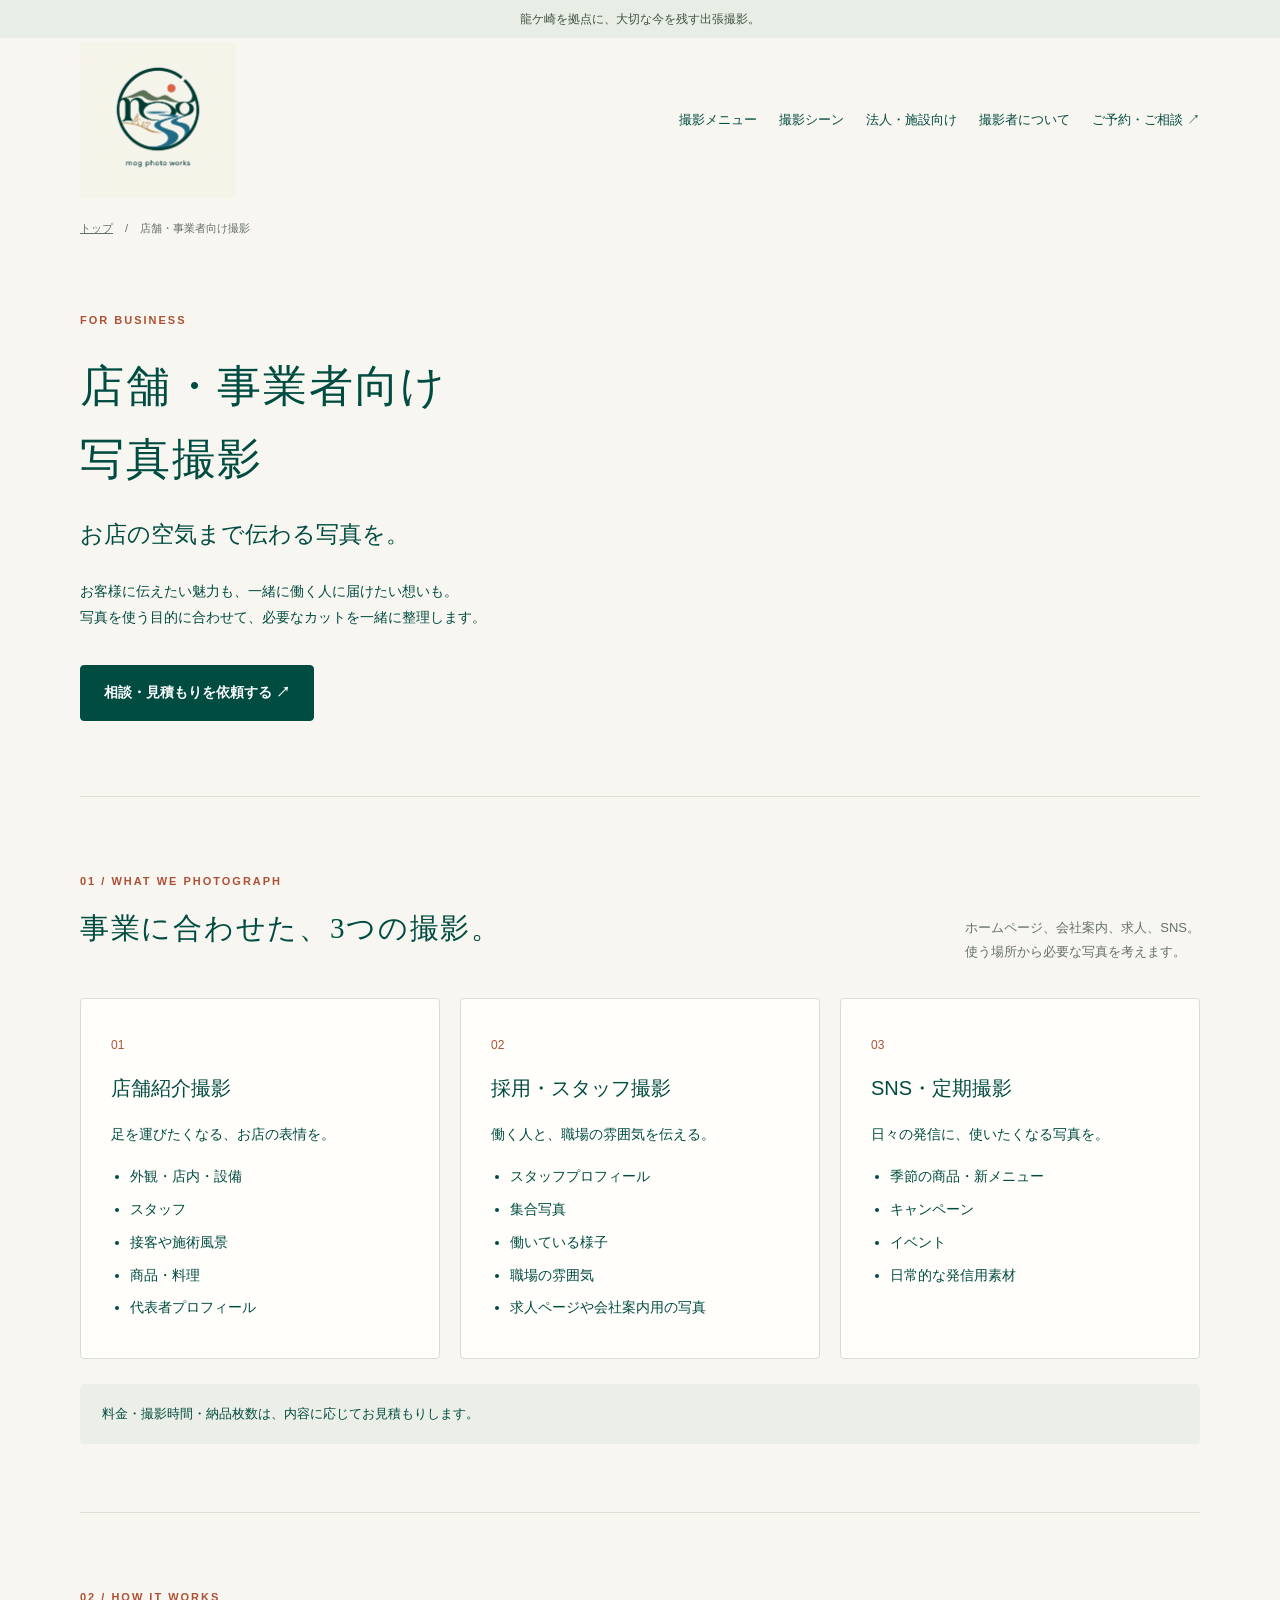
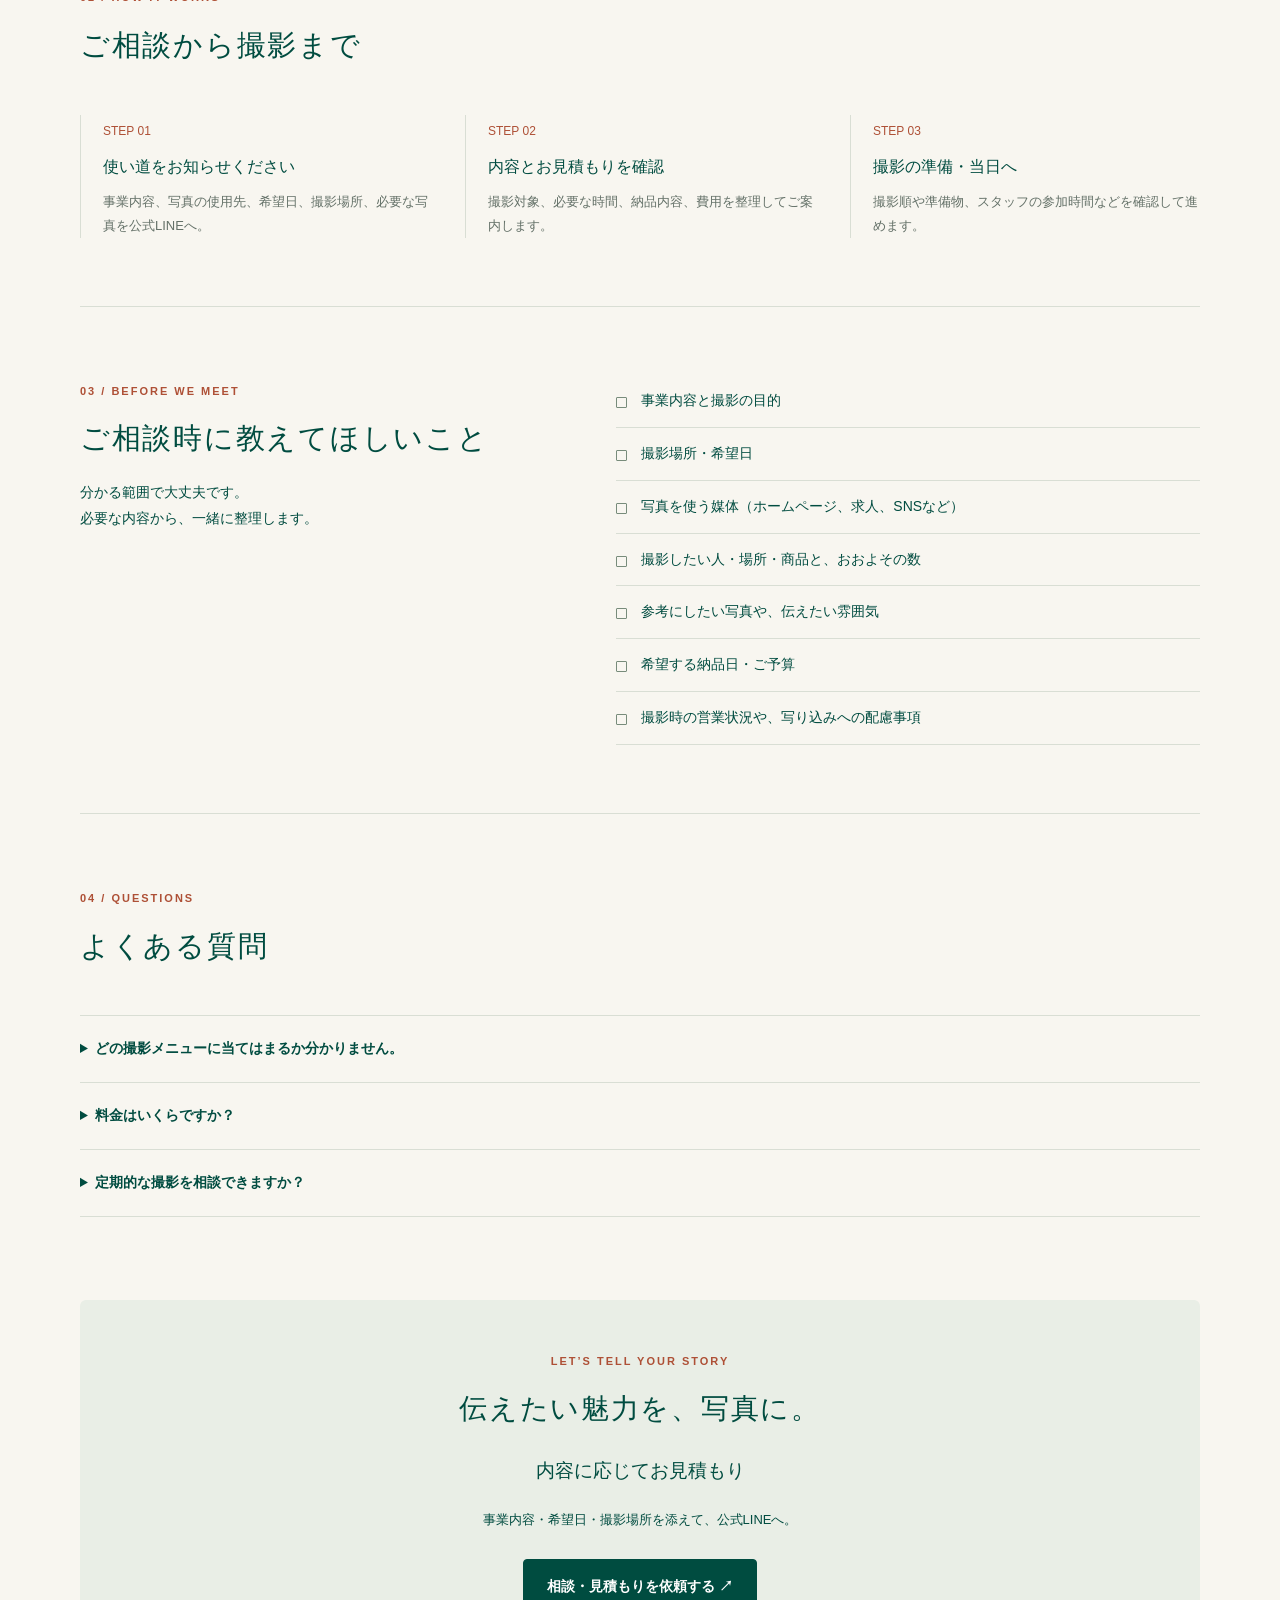
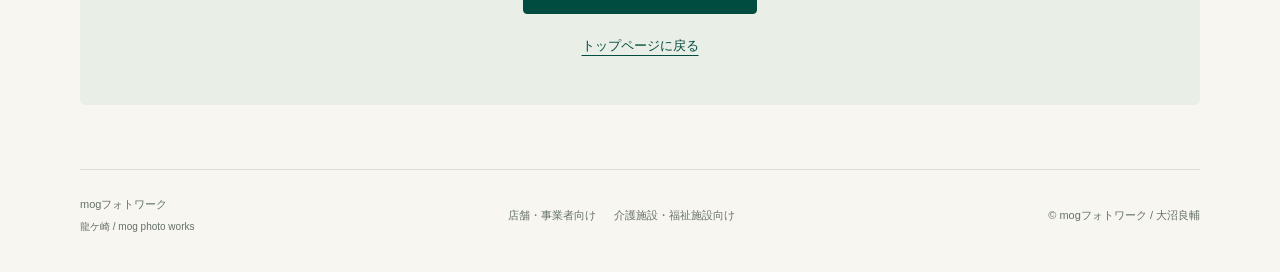
<file: business.html>
<!doctype html>
<html lang="ja">
<head>
<meta charset="utf-8">
<meta name="viewport" content="width=device-width, initial-scale=1">
<meta name="description" content="店舗紹介、採用・スタッフ撮影、SNS・定期撮影。龍ケ崎のmogフォトワークが、お店の空気や働く人の魅力を写真で伝えます。内容に応じてお見積もり。">
<meta name="theme-color" content="#004c40">
<title>店舗・事業者向け 写真撮影｜龍ケ崎のmogフォトワーク</title>
<link rel="canonical" href="https://mog-photo.github.io/business.html">
<link rel="stylesheet" href="styles.css">
</head>
<body>
<a class="skip-link" href="#main">本文へ移動</a>
<div class="draft">龍ケ崎を拠点に、大切な今を残す出張撮影。</div>
<div class="wrap">
<header class="nav">
<a class="brand" href="index.html" aria-label="mogフォトワーク トップ"><img class="brand-logo" src="mog-logo.png" width="5016" height="5016" alt="mog photo works"></a>
<nav class="navlinks desktop-nav" aria-label="メインナビゲーション"><a href="index.html#menu">撮影メニュー</a><a href="index.html#scenes">撮影シーン</a><a href="index.html#corporate">法人・施設向け</a><a href="index.html#about">撮影者について</a><a href="index.html#booking">ご予約・ご相談 ↗</a></nav>
<details class="mobile-nav"><summary>メニュー <span aria-hidden="true">＋</span></summary><nav aria-label="スマートフォンのナビゲーション"><a href="index.html#menu">撮影メニュー</a><a href="index.html#scenes">撮影シーン</a><a href="index.html#corporate">法人・施設向け</a><a href="index.html#about">撮影者について</a><a href="index.html#booking">ご予約・ご相談 ↗</a></nav></details>
</header>
<main id="main"><div class="breadcrumbs"><a href="index.html">トップ</a><span aria-hidden="true">/</span>店舗・事業者向け撮影</div>
<section class="detail-hero"><span class="eyebrow">FOR BUSINESS</span><h1>店舗・事業者向け<br>写真撮影</h1><p class="detail-catch">お店の空気まで伝わる写真を。</p><p>お客様に伝えたい魅力も、一緒に働く人に届けたい想いも。<br>写真を使う目的に合わせて、必要なカットを一緒に整理します。</p><a class="button" href="https://lin.ee/82Gytmp">相談・見積もりを依頼する ↗</a></section>
<section class="section"><div class="sectionhead"><div><span class="eyebrow">01 / WHAT WE PHOTOGRAPH</span><h2>事業に合わせた、3つの撮影。</h2></div><p>ホームページ、会社案内、求人、SNS。<br>使う場所から必要な写真を考えます。</p></div><div class="plan-grid business-menus">
<article class="info-card"><span class="number">01</span><h3>店舗紹介撮影</h3><p>足を運びたくなる、お店の表情を。</p><ul><li>外観・店内・設備</li><li>スタッフ</li><li>接客や施術風景</li><li>商品・料理</li><li>代表者プロフィール</li></ul></article>
<article class="info-card"><span class="number">02</span><h3>採用・スタッフ撮影</h3><p>働く人と、職場の雰囲気を伝える。</p><ul><li>スタッフプロフィール</li><li>集合写真</li><li>働いている様子</li><li>職場の雰囲気</li><li>求人ページや会社案内用の写真</li></ul></article>
<article class="info-card"><span class="number">03</span><h3>SNS・定期撮影</h3><p>日々の発信に、使いたくなる写真を。</p><ul><li>季節の商品・新メニュー</li><li>キャンペーン</li><li>イベント</li><li>日常的な発信用素材</li></ul></article>
</div>
<!-- Future services can be added as separate articles after scope and pricing are confirmed. -->
<p class="note">料金・撮影時間・納品枚数は、内容に応じてお見積もりします。</p></section>
<section class="section"><div class="sectionhead"><div><span class="eyebrow">02 / HOW IT WORKS</span><h2>ご相談から撮影まで</h2></div></div><div class="steps"><article class="step"><span class="number">STEP 01</span><h3>使い道をお知らせください</h3><p>事業内容、写真の使用先、希望日、撮影場所、必要な写真を公式LINEへ。</p></article><article class="step"><span class="number">STEP 02</span><h3>内容とお見積もりを確認</h3><p>撮影対象、必要な時間、納品内容、費用を整理してご案内します。</p></article><article class="step"><span class="number">STEP 03</span><h3>撮影の準備・当日へ</h3><p>撮影順や準備物、スタッフの参加時間などを確認して進めます。</p></article></div></section>
<section class="section split-section"><div><span class="eyebrow">03 / BEFORE WE MEET</span><h2>ご相談時に教えてほしいこと</h2><p>分かる範囲で大丈夫です。<br>必要な内容から、一緒に整理します。</p></div><ul class="check-list"><li>事業内容と撮影の目的</li><li>撮影場所・希望日</li><li>写真を使う媒体（ホームページ、求人、SNSなど）</li><li>撮影したい人・場所・商品と、おおよその数</li><li>参考にしたい写真や、伝えたい雰囲気</li><li>希望する納品日・ご予算</li><li>撮影時の営業状況や、写り込みへの配慮事項</li></ul></section>
<section class="section faq"><div class="sectionhead"><div><span class="eyebrow">04 / QUESTIONS</span><h2>よくある質問</h2></div></div><details><summary>どの撮影メニューに当てはまるか分かりません。</summary><p>写真を使う目的と、撮影したいものをお知らせください。店舗紹介とスタッフ撮影など、組み合わせも含めてご相談いただけます。</p></details><details><summary>料金はいくらですか？</summary><p>撮影対象や内容に応じてお見積もりします。必要な時間や納品枚数も、目的に合わせてご相談します。</p></details><details><summary>定期的な撮影を相談できますか？</summary><p>はい。SNSや季節の発信に合わせた撮影をご相談いただけます。頻度や撮影内容を伺い、お見積もりします。</p></details></section>
<section class="booking" id="booking"><span class="eyebrow">LET’S TELL YOUR STORY</span><h2>伝えたい魅力を、写真に。</h2><p class="quote">内容に応じてお見積もり</p><p>事業内容・希望日・撮影場所を添えて、公式LINEへ。</p><div class="actions"><a class="button" href="https://lin.ee/82Gytmp">相談・見積もりを依頼する ↗</a></div><a class="text-link" href="index.html#corporate">トップページに戻る</a></section>
</main>
<footer class="footer"><div><a href="index.html">mogフォトワーク</a><span class="footer-sub">龍ケ崎 / mog photo works</span></div><nav aria-label="フッターナビゲーション"><a href="business.html">店舗・事業者向け</a><a href="facilities.html">介護施設・福祉施設向け</a></nav><span>© mogフォトワーク / 大沼良輔</span></footer>
</div>
</body>
</html>
</file>
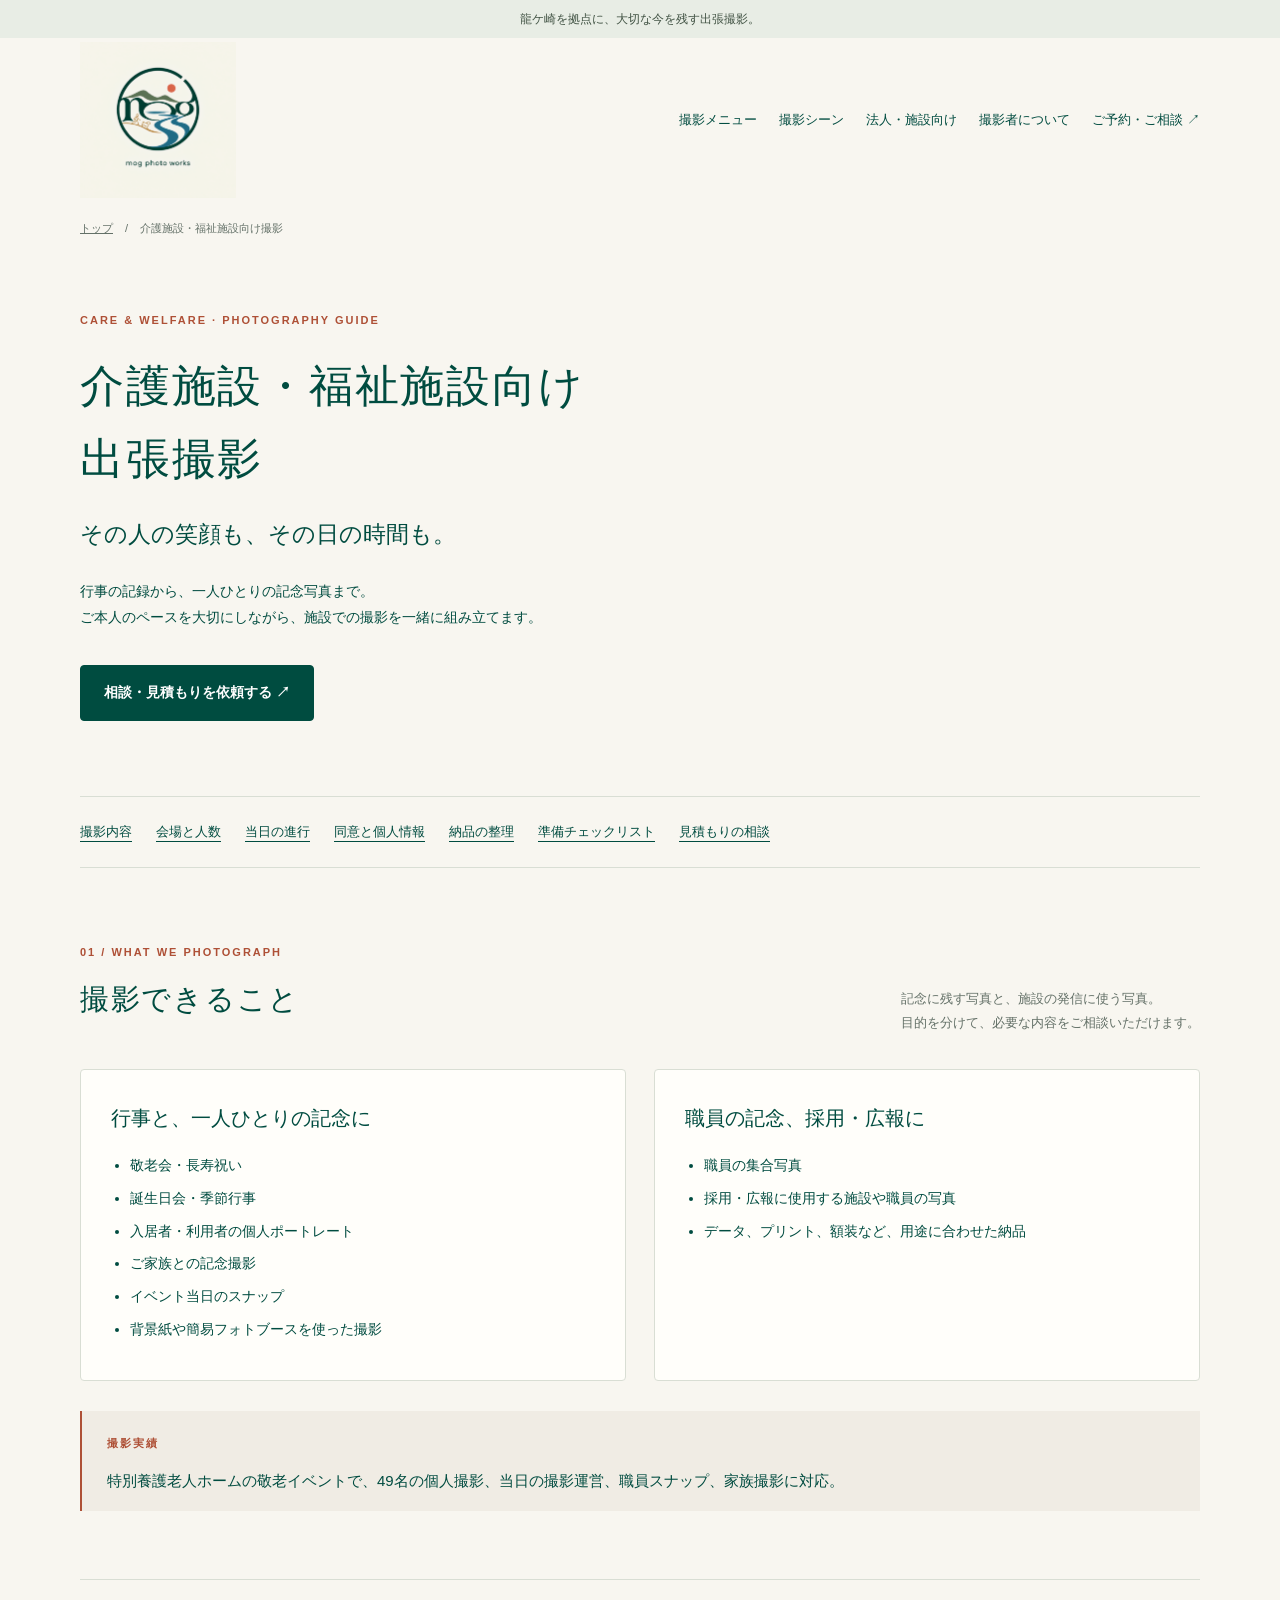
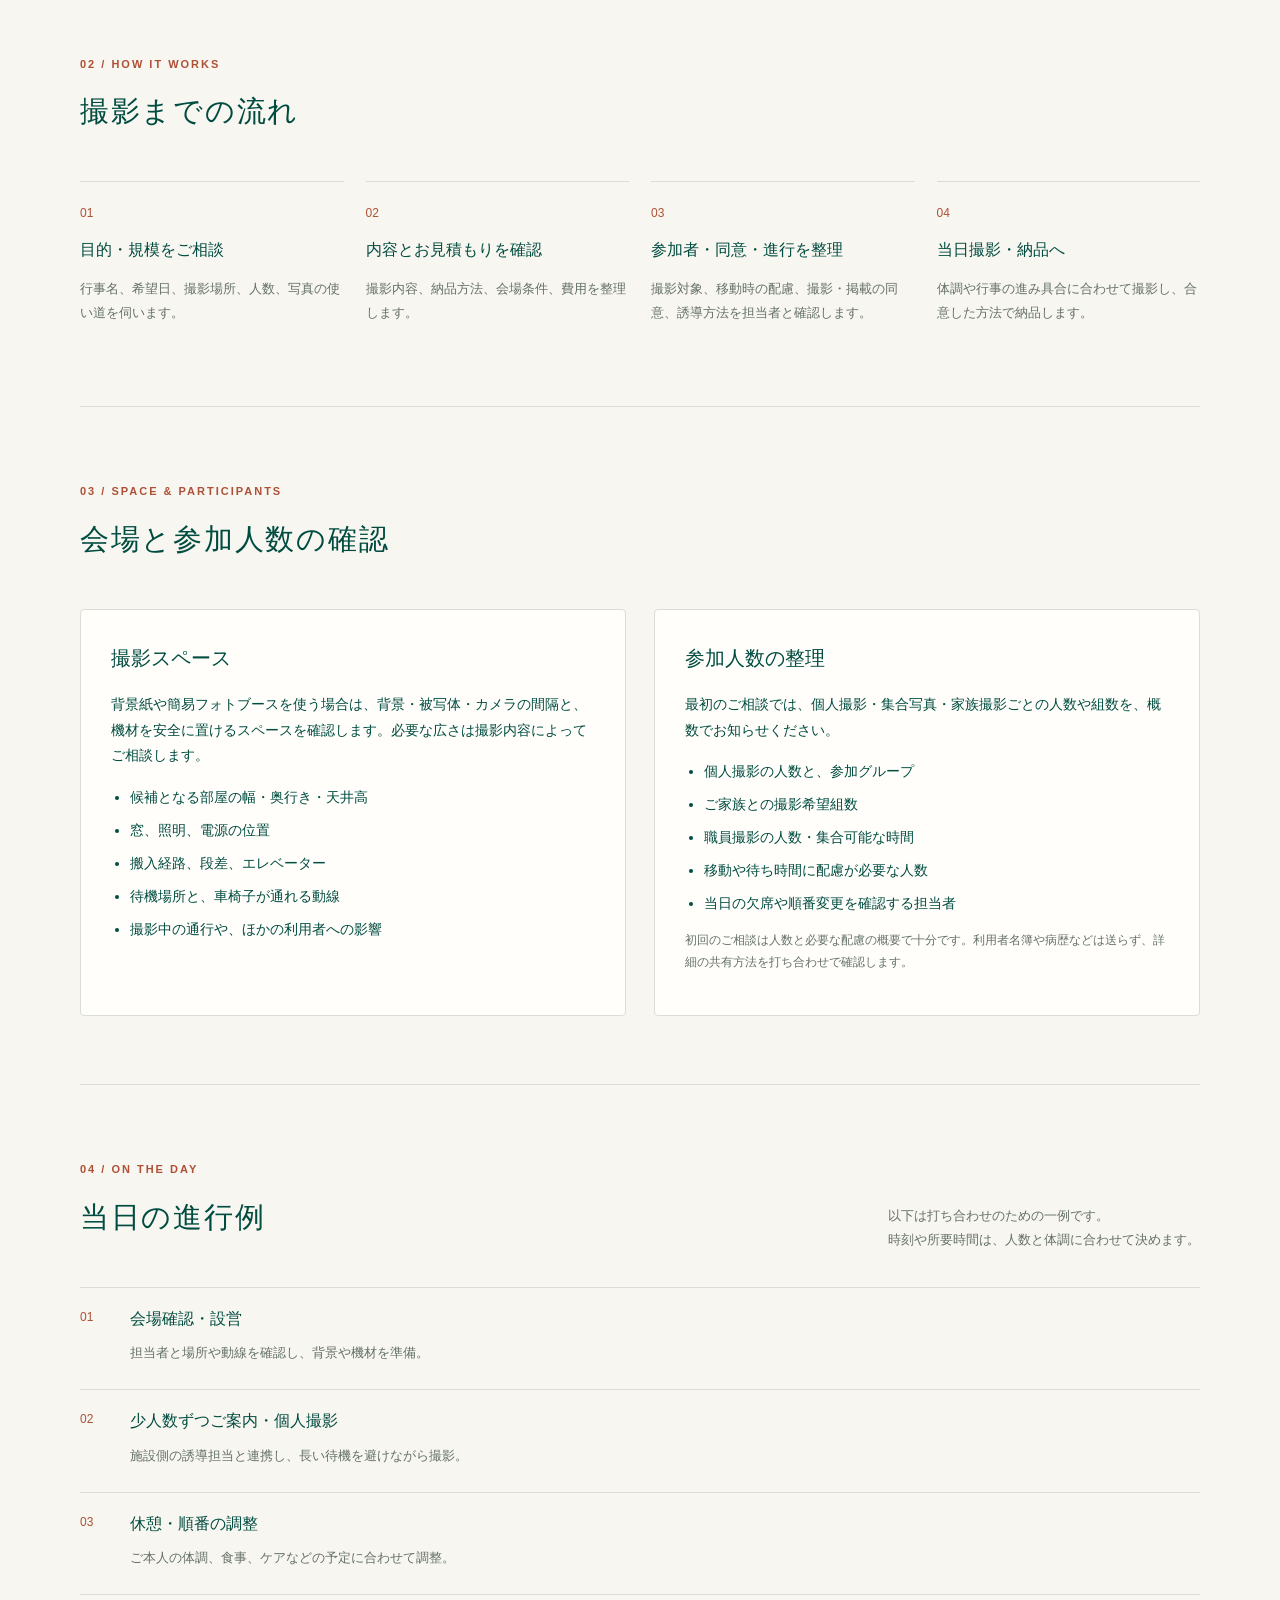
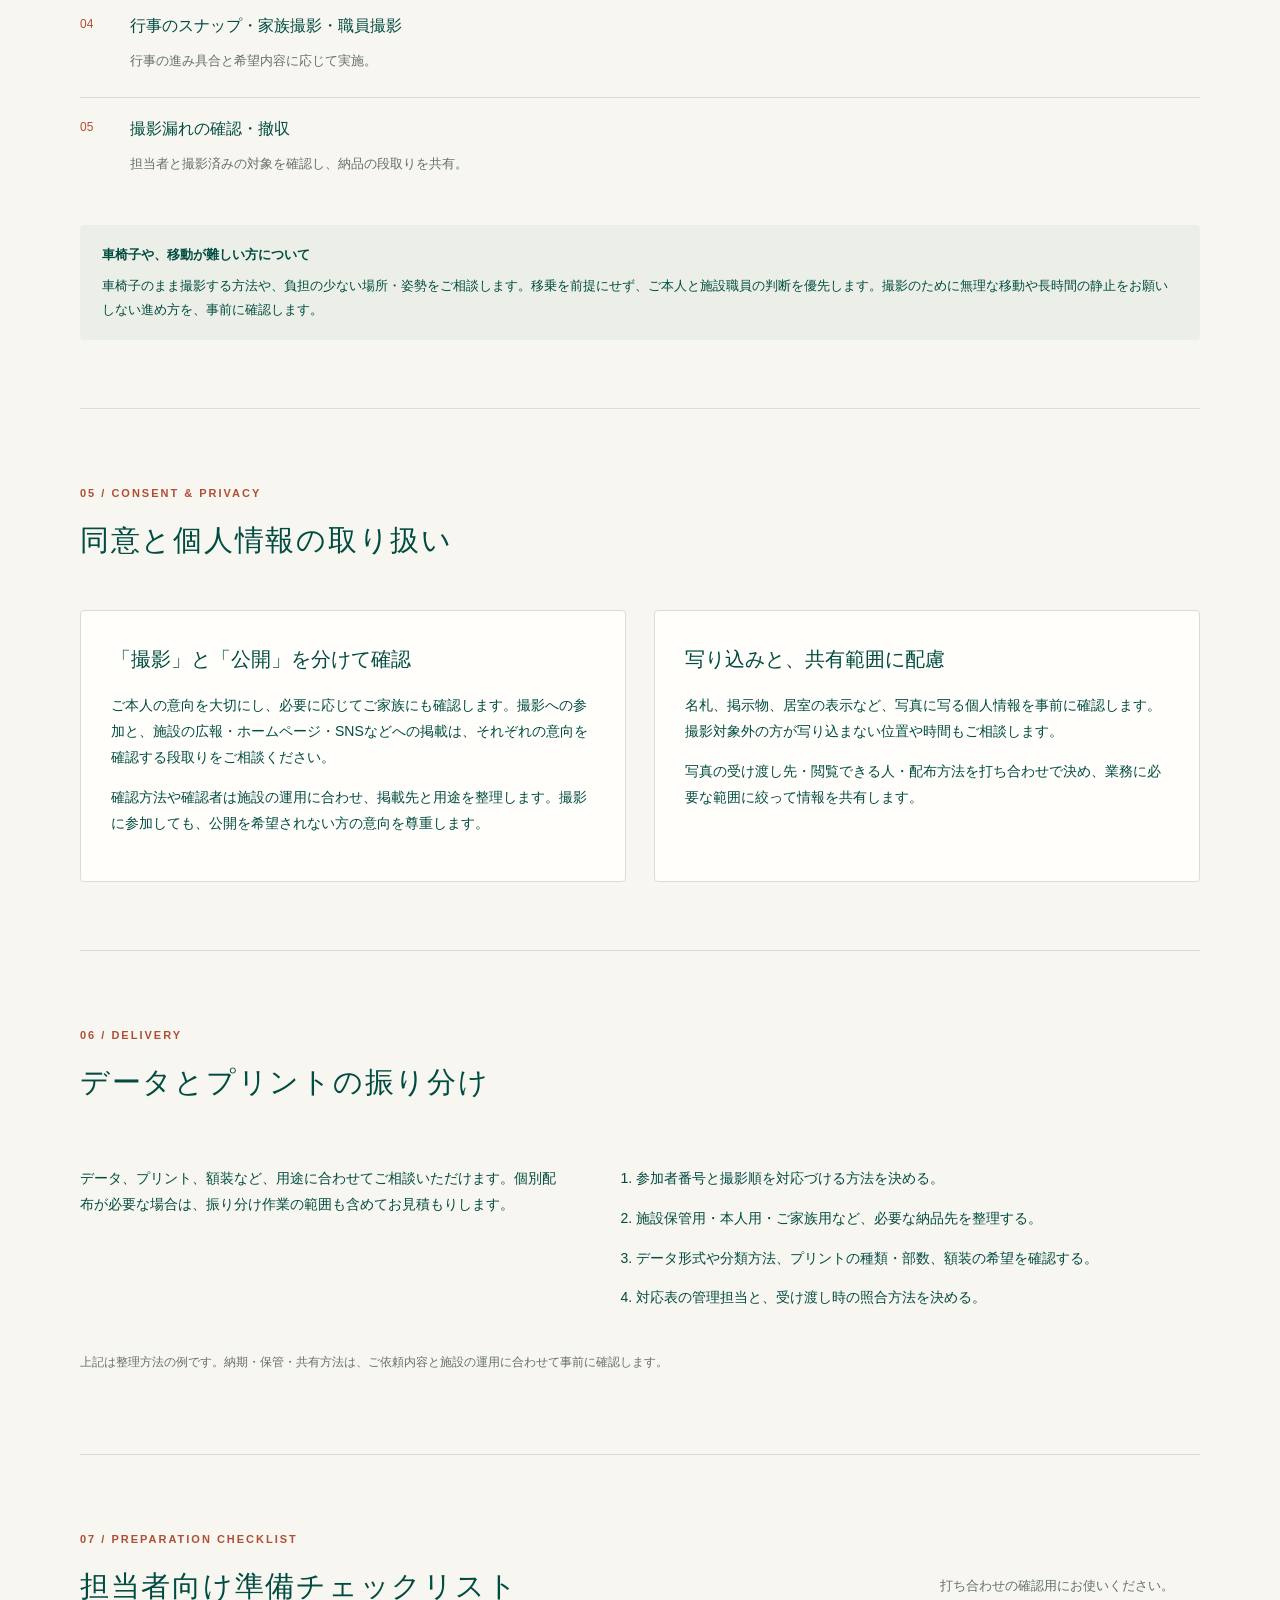
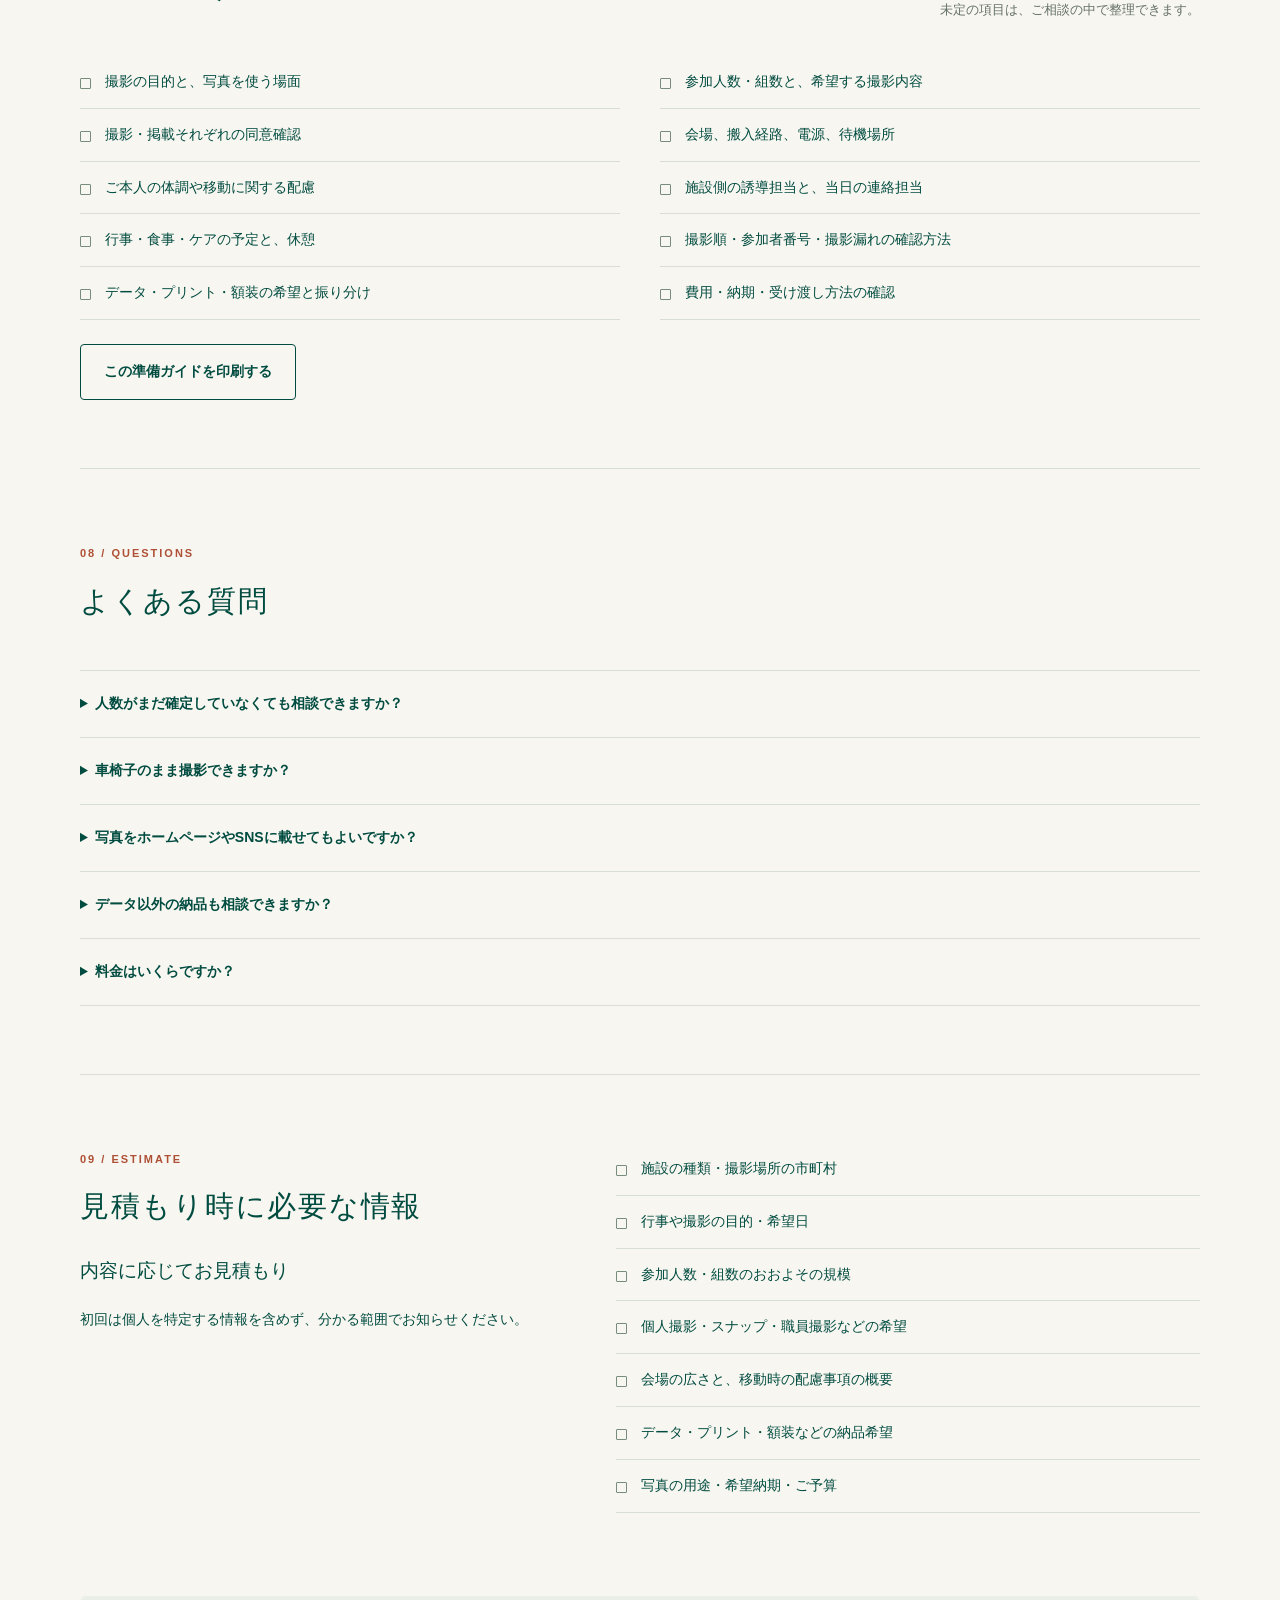
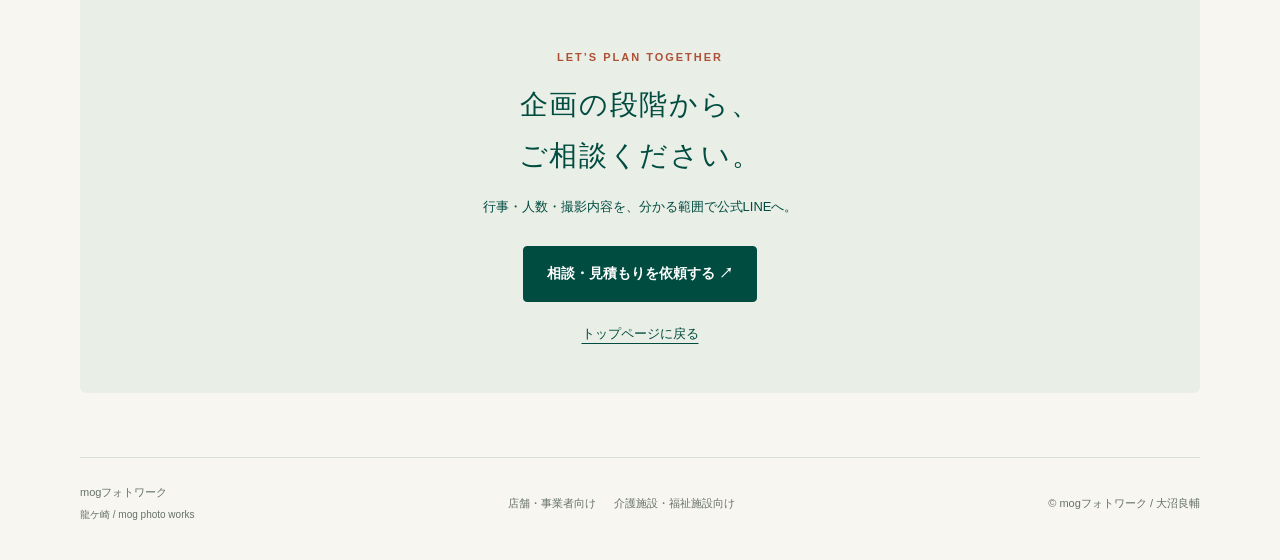
<file: facilities.html>
<!doctype html>
<html lang="ja">
<head>
<meta charset="utf-8">
<meta name="viewport" content="width=device-width, initial-scale=1">
<meta name="description" content="敬老会・長寿祝い、個人ポートレート、家族撮影、職員撮影に対応。会場準備、当日の進行、撮影・掲載同意、納品方法を施設担当者向けにご案内します。">
<meta name="theme-color" content="#004c40">
<title>介護施設・福祉施設向け 出張撮影｜mogフォトワーク</title>
<link rel="canonical" href="https://mog-photo.github.io/facilities.html">
<link rel="stylesheet" href="styles.css">
</head>
<body>
<a class="skip-link" href="#main">本文へ移動</a>
<div class="draft">龍ケ崎を拠点に、大切な今を残す出張撮影。</div>
<div class="wrap">
<header class="nav">
<a class="brand" href="index.html" aria-label="mogフォトワーク トップ"><img class="brand-logo" src="mog-logo.png" width="5016" height="5016" alt="mog photo works"></a>
<nav class="navlinks desktop-nav" aria-label="メインナビゲーション"><a href="index.html#menu">撮影メニュー</a><a href="index.html#scenes">撮影シーン</a><a href="index.html#corporate">法人・施設向け</a><a href="index.html#about">撮影者について</a><a href="index.html#booking">ご予約・ご相談 ↗</a></nav>
<details class="mobile-nav"><summary>メニュー <span aria-hidden="true">＋</span></summary><nav aria-label="スマートフォンのナビゲーション"><a href="index.html#menu">撮影メニュー</a><a href="index.html#scenes">撮影シーン</a><a href="index.html#corporate">法人・施設向け</a><a href="index.html#about">撮影者について</a><a href="index.html#booking">ご予約・ご相談 ↗</a></nav></details>
</header>
<main id="main"><div class="breadcrumbs"><a href="index.html">トップ</a><span aria-hidden="true">/</span>介護施設・福祉施設向け撮影</div>
<section class="detail-hero"><span class="eyebrow">CARE &amp; WELFARE · PHOTOGRAPHY GUIDE</span><h1>介護施設・福祉施設向け<br>出張撮影</h1><p class="detail-catch">その人の笑顔も、その日の時間も。</p><p>行事の記録から、一人ひとりの記念写真まで。<br>ご本人のペースを大切にしながら、施設での撮影を一緒に組み立てます。</p><a class="button" href="https://lin.ee/82Gytmp">相談・見積もりを依頼する ↗</a></section>
<nav class="page-index" aria-label="施設向けページの目次"><a href="#contents">撮影内容</a><a href="#preparation">会場と人数</a><a href="#schedule">当日の進行</a><a href="#privacy">同意と個人情報</a><a href="#delivery">納品の整理</a><a href="#checklist">準備チェックリスト</a><a href="#estimate">見積もりの相談</a></nav>
<section class="section" id="contents"><div class="sectionhead"><div><span class="eyebrow">01 / WHAT WE PHOTOGRAPH</span><h2>撮影できること</h2></div><p>記念に残す写真と、施設の発信に使う写真。<br>目的を分けて、必要な内容をご相談いただけます。</p></div><div class="corporate-grid"><article class="info-card"><h3>行事と、一人ひとりの記念に</h3><ul><li>敬老会・長寿祝い</li><li>誕生日会・季節行事</li><li>入居者・利用者の個人ポートレート</li><li>ご家族との記念撮影</li><li>イベント当日のスナップ</li><li>背景紙や簡易フォトブースを使った撮影</li></ul></article><article class="info-card"><h3>職員の記念、採用・広報に</h3><ul><li>職員の集合写真</li><li>採用・広報に使用する施設や職員の写真</li><li>データ、プリント、額装など、用途に合わせた納品</li></ul></article></div><aside class="experience"><span class="eyebrow">撮影実績</span><p>特別養護老人ホームの敬老イベントで、49名の個人撮影、当日の撮影運営、職員スナップ、家族撮影に対応。</p></aside></section>
<section class="section" id="flow"><div class="sectionhead"><div><span class="eyebrow">02 / HOW IT WORKS</span><h2>撮影までの流れ</h2></div></div><ol class="process-list"><li><h3>目的・規模をご相談</h3><p>行事名、希望日、撮影場所、人数、写真の使い道を伺います。</p></li><li><h3>内容とお見積もりを確認</h3><p>撮影内容、納品方法、会場条件、費用を整理します。</p></li><li><h3>参加者・同意・進行を整理</h3><p>撮影対象、移動時の配慮、撮影・掲載の同意、誘導方法を担当者と確認します。</p></li><li><h3>当日撮影・納品へ</h3><p>体調や行事の進み具合に合わせて撮影し、合意した方法で納品します。</p></li></ol></section>
<section class="section" id="preparation"><div class="sectionhead"><div><span class="eyebrow">03 / SPACE &amp; PARTICIPANTS</span><h2>会場と参加人数の確認</h2></div></div><div class="corporate-grid"><article class="info-card"><h3>撮影スペース</h3><p>背景紙や簡易フォトブースを使う場合は、背景・被写体・カメラの間隔と、機材を安全に置けるスペースを確認します。必要な広さは撮影内容によってご相談します。</p><ul><li>候補となる部屋の幅・奥行き・天井高</li><li>窓、照明、電源の位置</li><li>搬入経路、段差、エレベーター</li><li>待機場所と、車椅子が通れる動線</li><li>撮影中の通行や、ほかの利用者への影響</li></ul></article><article class="info-card"><h3>参加人数の整理</h3><p>最初のご相談では、個人撮影・集合写真・家族撮影ごとの人数や組数を、概数でお知らせください。</p><ul><li>個人撮影の人数と、参加グループ</li><li>ご家族との撮影希望組数</li><li>職員撮影の人数・集合可能な時間</li><li>移動や待ち時間に配慮が必要な人数</li><li>当日の欠席や順番変更を確認する担当者</li></ul><p class="fineprint">初回のご相談は人数と必要な配慮の概要で十分です。利用者名簿や病歴などは送らず、詳細の共有方法を打ち合わせで確認します。</p></article></div></section>
<section class="section" id="schedule"><div class="sectionhead"><div><span class="eyebrow">04 / ON THE DAY</span><h2>当日の進行例</h2></div><p>以下は打ち合わせのための一例です。<br>時刻や所要時間は、人数と体調に合わせて決めます。</p></div><ol class="timeline"><li><strong>会場確認・設営</strong><p>担当者と場所や動線を確認し、背景や機材を準備。</p></li><li><strong>少人数ずつご案内・個人撮影</strong><p>施設側の誘導担当と連携し、長い待機を避けながら撮影。</p></li><li><strong>休憩・順番の調整</strong><p>ご本人の体調、食事、ケアなどの予定に合わせて調整。</p></li><li><strong>行事のスナップ・家族撮影・職員撮影</strong><p>行事の進み具合と希望内容に応じて実施。</p></li><li><strong>撮影漏れの確認・撤収</strong><p>担当者と撮影済みの対象を確認し、納品の段取りを共有。</p></li></ol><aside class="note"><strong>車椅子や、移動が難しい方について</strong><p>車椅子のまま撮影する方法や、負担の少ない場所・姿勢をご相談します。移乗を前提にせず、ご本人と施設職員の判断を優先します。撮影のために無理な移動や長時間の静止をお願いしない進め方を、事前に確認します。</p></aside></section>
<section class="section" id="privacy"><div class="sectionhead"><div><span class="eyebrow">05 / CONSENT &amp; PRIVACY</span><h2>同意と個人情報の取り扱い</h2></div></div><div class="corporate-grid"><article class="info-card"><h3>「撮影」と「公開」を分けて確認</h3><p>ご本人の意向を大切にし、必要に応じてご家族にも確認します。撮影への参加と、施設の広報・ホームページ・SNSなどへの掲載は、それぞれの意向を確認する段取りをご相談ください。</p><p>確認方法や確認者は施設の運用に合わせ、掲載先と用途を整理します。撮影に参加しても、公開を希望されない方の意向を尊重します。</p></article><article class="info-card"><h3>写り込みと、共有範囲に配慮</h3><p>名札、掲示物、居室の表示など、写真に写る個人情報を事前に確認します。撮影対象外の方が写り込まない位置や時間もご相談します。</p><p>写真の受け渡し先・閲覧できる人・配布方法を打ち合わせで決め、業務に必要な範囲に絞って情報を共有します。</p></article></div></section>
<section class="section" id="delivery"><div class="sectionhead"><div><span class="eyebrow">06 / DELIVERY</span><h2>データとプリントの振り分け</h2></div></div><div class="split-section"><p>データ、プリント、額装など、用途に合わせてご相談いただけます。個別配布が必要な場合は、振り分け作業の範囲も含めてお見積もりします。</p><ol class="plain-list"><li>参加者番号と撮影順を対応づける方法を決める。</li><li>施設保管用・本人用・ご家族用など、必要な納品先を整理する。</li><li>データ形式や分類方法、プリントの種類・部数、額装の希望を確認する。</li><li>対応表の管理担当と、受け渡し時の照合方法を決める。</li></ol></div><p class="fineprint">上記は整理方法の例です。納期・保管・共有方法は、ご依頼内容と施設の運用に合わせて事前に確認します。</p></section>
<section class="section" id="checklist"><div class="sectionhead"><div><span class="eyebrow">07 / PREPARATION CHECKLIST</span><h2>担当者向け準備チェックリスト</h2></div><p>打ち合わせの確認用にお使いください。<br>未定の項目は、ご相談の中で整理できます。</p></div><ul class="check-list checklist-columns"><li>撮影の目的と、写真を使う場面</li><li>参加人数・組数と、希望する撮影内容</li><li>撮影・掲載それぞれの同意確認</li><li>会場、搬入経路、電源、待機場所</li><li>ご本人の体調や移動に関する配慮</li><li>施設側の誘導担当と、当日の連絡担当</li><li>行事・食事・ケアの予定と、休憩</li><li>撮影順・参加者番号・撮影漏れの確認方法</li><li>データ・プリント・額装の希望と振り分け</li><li>費用・納期・受け渡し方法の確認</li></ul><button class="button secondary print-button" type="button" onclick="window.print()">この準備ガイドを印刷する</button></section>
<section class="section faq" id="faq"><div class="sectionhead"><div><span class="eyebrow">08 / QUESTIONS</span><h2>よくある質問</h2></div></div><details><summary>人数がまだ確定していなくても相談できますか？</summary><p>はい。概数と撮影内容をお知らせください。撮影順や時間配分を検討し、人数の確認方法や時期を打ち合わせで決めます。</p></details><details><summary>車椅子のまま撮影できますか？</summary><p>車椅子のまま撮影する方法をご相談いただけます。会場の動線や背景、ご本人に負担のない姿勢を、施設担当者と確認します。</p></details><details><summary>写真をホームページやSNSに載せてもよいですか？</summary><p>撮影の同意とは分けて、掲載先・用途についてご本人や必要に応じてご家族の意向を確認してください。施設の確認手順に合わせて相談します。</p></details><details><summary>データ以外の納品も相談できますか？</summary><p>はい。プリントや額装など、用途に合わせてご相談いただけます。部数や振り分け作業を含む内容に応じてお見積もりします。</p></details><details><summary>料金はいくらですか？</summary><p>内容に応じてお見積もりします。撮影時間・人数・撮影内容・納品方法・場所などを伺い、ご案内します。</p></details></section>
<section class="section split-section" id="estimate"><div><span class="eyebrow">09 / ESTIMATE</span><h2>見積もり時に必要な情報</h2><p class="quote">内容に応じてお見積もり</p><p>初回は個人を特定する情報を含めず、分かる範囲でお知らせください。</p></div><ul class="check-list"><li>施設の種類・撮影場所の市町村</li><li>行事や撮影の目的・希望日</li><li>参加人数・組数のおおよその規模</li><li>個人撮影・スナップ・職員撮影などの希望</li><li>会場の広さと、移動時の配慮事項の概要</li><li>データ・プリント・額装などの納品希望</li><li>写真の用途・希望納期・ご予算</li></ul></section>
<section class="booking" id="booking"><span class="eyebrow">LET’S PLAN TOGETHER</span><h2>企画の段階から、<br>ご相談ください。</h2><p>行事・人数・撮影内容を、分かる範囲で公式LINEへ。</p><div class="actions"><a class="button" href="https://lin.ee/82Gytmp">相談・見積もりを依頼する ↗</a></div><a class="text-link" href="index.html#corporate">トップページに戻る</a></section>
</main>
<footer class="footer"><div><a href="index.html">mogフォトワーク</a><span class="footer-sub">龍ケ崎 / mog photo works</span></div><nav aria-label="フッターナビゲーション"><a href="business.html">店舗・事業者向け</a><a href="facilities.html">介護施設・福祉施設向け</a></nav><span>© mogフォトワーク / 大沼良輔</span></footer>
</div>
</body>
</html>
</file>
<file: styles.css>
:root{--paper:#f8f6f0;--ink:#004c40;--muted:#647168;--line:#d9ded4;--accent:#ae5036;--white:#fffefa}*{box-sizing:border-box}[hidden]{display:none!important}html{scroll-behavior:smooth;scroll-padding-top:30px}body{margin:0;background:var(--paper);color:var(--ink);font-family:-apple-system,BlinkMacSystemFont,"Hiragino Kaku Gothic ProN","Yu Gothic",sans-serif;line-height:1.85}a{color:inherit}button{font:inherit}.wrap{width:min(1120px,calc(100% - 64px));margin:auto}.draft{padding:8px 20px;background:#e8ede5;color:#405243;text-align:center;font-size:12px}.nav{display:flex;align-items:center;justify-content:space-between;padding:26px 0}.brand{text-decoration:none;line-height:1.1}.brand b{font-size:36px;font-family:Georgia,serif;letter-spacing:-2px}.brand small{font-size:10px;letter-spacing:2px;margin-left:14px}.navlinks{display:flex;gap:28px;font-size:13px}.navlinks a{text-decoration:none}.hero{padding:56px 0 76px;display:grid;grid-template-columns:.85fr 1.3fr;gap:44px;align-items:center}.eyebrow{font-size:11px;letter-spacing:2px;color:var(--accent);font-weight:700}.hero h1{font-size:clamp(32px,3.3vw,46px);line-height:1.65;letter-spacing:.04em;font-family:"Yu Mincho","Hiragino Mincho ProN",serif;font-weight:500;margin:23px 0}.hero p{font-size:14px}.hero figure{margin:0}.hero img{display:block;width:100%;height:auto;border-radius:90px 4px 4px 4px}.hero figcaption{font-size:10px;letter-spacing:2px;color:var(--muted);margin-top:14px}.button{display:inline-flex;justify-content:center;align-items:center;gap:20px;background:var(--ink);color:white;text-decoration:none;border:1px solid var(--ink);border-radius:4px;padding:14px 23px;font-weight:600;font-size:14px;min-height:52px}.button.secondary{background:transparent;color:var(--ink)}.button:focus-visible,a:focus-visible,summary:focus-visible{outline:3px solid var(--accent);outline-offset:5px}.hero .button{margin-top:20px}.section{padding:68px 0;border-top:1px solid var(--line)}.sectionhead{display:flex;gap:32px;justify-content:space-between;align-items:end;margin-bottom:34px}h2{font-size:29px;font-weight:500;letter-spacing:.06em;margin:8px 0;font-family:"Yu Mincho","Hiragino Mincho ProN",serif}.sectionhead p{color:var(--muted);font-size:13px;max-width:360px;margin:0}.menus{display:grid;grid-template-columns:1fr 1fr;column-gap:48px}.menu{display:grid;grid-template-columns:36px 1fr;gap:12px;padding:25px 0;border-top:1px solid var(--line)}.number{font-size:12px;color:var(--accent);padding-top:5px}.menu h3{margin:0 0 9px;font-size:19px;font-weight:500}.menu p{font-size:13px;margin:0;color:var(--muted)}.note{font-size:13px;padding:18px 22px;background:#ecefe7;border-radius:4px;margin:25px 0 0}.steps{display:grid;grid-template-columns:repeat(3,1fr);gap:35px}.step{border-left:1px solid var(--line);padding-left:22px}.step h3{font-size:16px;font-weight:500;margin:8px 0}.step p{font-size:13px;color:var(--muted);margin:0}.about{display:grid;grid-template-columns:1fr 1.3fr;gap:50px}.about p{font-size:14px;margin:0 0 12px}.about strong{display:block;font-size:21px;font-weight:500;margin:12px 0}.faq details{border-top:1px solid var(--line);padding:20px 0}.faq details:last-child{border-bottom:1px solid var(--line)}summary{cursor:pointer;font-size:14px;font-weight:600}.faq details p{font-size:13px;color:var(--muted);margin:14px 0 0;max-width:760px}.booking{background:#e9eee6;border:0;border-radius:6px;padding:45px;text-align:center;margin:15px 0 64px}.booking h2{font-size:28px}.booking p{font-size:13px}.actions{display:flex;justify-content:center;flex-wrap:wrap;gap:14px;margin:27px 0 16px}.button[aria-disabled="true"]{background:#e0e5dc;color:#566350;border-color:#a3afa0;cursor:not-allowed}.status{font-size:12px!important;color:#596654}.footer{display:flex;justify-content:space-between;align-items:center;border-top:1px solid var(--line);padding:24px 0 35px;color:var(--muted);font-size:11px}.footer a{text-decoration:none}@media(max-width:760px){.wrap{width:calc(100% - 40px)}.nav{padding:22px 0}.brand small{display:block;margin:7px 0 0;letter-spacing:1px}.navlinks{gap:18px;font-size:12px}.navlinks .aboutlink{display:none}.hero{padding:26px 0 46px;grid-template-columns:1fr;gap:35px}.hero h1{font-size:34px;margin:16px 0}.hero img{border-radius:55px 3px 3px 3px}.hero p{max-width:400px}.section{padding:44px 0}.sectionhead{display:block;margin-bottom:23px}.sectionhead p{margin-top:14px}.menus,.steps,.about{grid-template-columns:1fr;gap:0}.menu{padding:21px 0}.steps{gap:26px}.about{gap:15px}.booking{padding:32px 20px;margin-bottom:35px}.booking h2{font-size:24px}.actions{display:grid;grid-template-columns:1fr}.footer{align-items:start;gap:15px}.footer span{font-size:10px}}@media(prefers-reduced-motion:reduce){html{scroll-behavior:auto}}

/* Supplied brand artwork, kept intact. */
.brand{display:block;flex-shrink:0;width:156px}
.brand-logo{display:block;width:100%;height:auto;mix-blend-mode:multiply}
.nav{padding:4px 0;gap:24px}
.hero{padding-top:30px}
.about-logo{display:block;width:220px;height:auto;max-width:100%;mix-blend-mode:multiply;margin-top:8px}
@media(max-width:760px){.brand{width:116px}.nav{padding:4px 0;gap:12px}.navlinks{gap:14px;flex-wrap:wrap;justify-content:flex-end}.hero{padding-top:20px}.about-logo{width:180px}}

/* Plan and detail-page extensions; existing visual system stays above. */
:target{scroll-margin-top:28px}
.skip-link{position:absolute;top:-100px;left:20px;background:var(--ink);color:#fff;padding:12px;z-index:30}.skip-link:focus{top:8px}
.mobile-nav{display:none}.navlinks{gap:22px}.menu{text-decoration:none;transition:background .15s}.menu:hover{background:#eef1e9}.menu h3 span{font-size:14px;margin-left:8px}.button:hover{background:#155f51;color:#fff}.button.secondary:hover{background:#e0e7dc;color:var(--ink)}
.plan-grid{display:grid;grid-template-columns:repeat(3,minmax(0,1fr));gap:20px;align-items:stretch}
.plan-card{position:relative;display:flex;flex-direction:column;background:var(--white);border:1px solid var(--line);border-radius:6px;padding:28px 24px;color:var(--ink)}
.plan-card.featured{border-color:var(--ink);background:#f0f3eb}.plan-label{font-size:11px;letter-spacing:.08em;min-height:26px;color:var(--accent);font-weight:600}
.plan-card h3{font-size:20px;font-weight:500;line-height:1.65;margin:0;min-height:66px;overflow-wrap:anywhere}.plan-catch{font-family:"Yu Mincho","Hiragino Mincho ProN",serif;font-size:17px;line-height:1.6;min-height:54px;margin:12px 0 0}
.price{font-size:35px;line-height:1.3;font-family:Georgia,"Times New Roman",serif;margin:15px 0 22px;letter-spacing:-.02em;color:var(--ink)}.price span{font:12px -apple-system,BlinkMacSystemFont,"Yu Gothic",sans-serif;letter-spacing:0;margin-left:5px}.plan-summary{margin:0 0 15px;border-top:1px solid var(--line);border-bottom:1px solid var(--line);padding:13px 0;display:flex;flex-wrap:wrap;gap:7px 16px;font-size:13px;font-weight:600}.plan-summary span{white-space:nowrap}
.plan-facts{font-size:13px;padding-left:1.2em;margin:0 0 20px}.plan-facts li{margin:0 0 9px}.plan-note{font-size:12px;background:#e6ece1;border-radius:3px;padding:12px;margin:0 0 20px}.plan-recommend{font-size:13px;color:var(--muted);margin:auto 0 20px;padding-top:17px;border-top:1px solid var(--line);line-height:1.85}.plan-recommend strong{display:block;color:var(--ink);font-size:11px;letter-spacing:.08em;margin-bottom:7px}.plan-card .button{width:100%;font-size:13px;padding:12px}
.scene-grid,.corporate-grid{display:grid;grid-template-columns:repeat(2,minmax(0,1fr));gap:28px}.scene{padding:34px;background:#edf0e8;border-top:2px solid var(--ink);border-radius:4px;display:flex;flex-direction:column}.scene:nth-child(2){background:#f2ece3;border-color:var(--accent)}.scene h3{font-family:"Yu Mincho","Hiragino Mincho ProN",serif;font-size:29px;font-weight:500;line-height:1.6;margin:18px 0 24px}.scene p{font-size:14px;margin:0 0 17px}.scene h4{font-size:13px;margin:15px 0 0}.scene-photo{margin:0 0 24px}.scene-photo img{width:100%;height:auto;border-radius:4px;display:block}.scene-photo figcaption{font-size:11px;color:var(--muted);margin-top:8px}.choices{font-size:13px;margin:0 0 24px}.choices dt{font-weight:600;margin-top:18px;padding-top:18px;border-top:1px solid #cad3c4}.choices dd{margin:7px 0 0;color:#52604e}.small-badge{display:inline-block;font-size:10px;background:var(--ink);color:#fff;border-radius:2px;padding:0 6px;margin-left:8px}.text-link{font-size:13px;text-underline-offset:5px}.scene>.text-link{margin-top:auto}
.corporate-card{padding:30px;border:1px solid var(--line);border-radius:4px;display:flex;flex-direction:column}.corporate-card h3{font-size:22px;font-weight:500;margin:10px 0}.corporate-card p{font-size:14px;color:var(--muted)}.corporate-card .tagline{font-family:"Yu Mincho","Hiragino Mincho ProN",serif;color:var(--ink);font-size:18px;margin:4px 0 14px}.quote{font-size:19px!important;color:var(--ink)!important}.corporate-card .button{margin-top:auto;align-self:start;font-size:13px}
.breadcrumbs{display:flex;gap:12px;font-size:11px;color:var(--muted);flex-wrap:wrap;margin-top:16px}.detail-hero{padding:65px 0 75px;max-width:830px}.detail-hero h1{font-size:clamp(30px,3.5vw,44px);font-family:"Yu Mincho","Hiragino Mincho ProN",serif;font-weight:500;line-height:1.65;letter-spacing:.04em;margin:18px 0}.detail-catch{font-size:23px!important;font-family:"Yu Mincho","Hiragino Mincho ProN",serif;color:var(--ink)}.detail-hero p{font-size:14px;margin:16px 0 22px}.detail-hero .button{margin-top:12px}
.info-card{padding:30px;border:1px solid var(--line);background:var(--white);border-radius:4px}.info-card h3{font-size:20px;font-weight:500;margin:0 0 15px}.info-card p,.info-card li{font-size:14px}.info-card ul{padding-left:1.2em;margin:16px 0 0}.info-card li{margin-bottom:7px}.fineprint{font-size:12px!important;color:var(--muted)}.info-card .number{display:block;margin-bottom:14px}.split-section{display:grid;grid-template-columns:1fr 1.2fr;gap:50px}.split-section>p,.split-section>div>p{font-size:14px}
.check-list{list-style:none;padding:0;margin:0}.check-list li{position:relative;padding:13px 0 13px 25px;border-bottom:1px solid var(--line);font-size:14px}.check-list li:before{content:"";position:absolute;left:0;top:22px;width:9px;height:9px;border:1px solid #788c7b;border-radius:1px}.checklist-columns{display:grid;grid-template-columns:1fr 1fr;column-gap:40px}.print-button{margin-top:24px}.page-index{display:flex;flex-wrap:wrap;gap:10px 24px;border-top:1px solid var(--line);padding:23px 0;font-size:13px}.page-index a{text-underline-offset:5px}.experience{border-left:2px solid var(--accent);padding:16px 25px;background:#f0ece4;margin-top:30px}.experience p{font-size:15px;margin:10px 0 0}.process-list{list-style:none;counter-reset:step;display:grid;grid-template-columns:repeat(4,minmax(0,1fr));gap:22px;padding:0;margin:0}.process-list li{border-top:1px solid var(--line);padding-top:15px;counter-increment:step}.process-list li:before{content:"0" counter(step);color:var(--accent);font-size:12px}.process-list h3{font-size:16px;font-weight:500;line-height:1.75;margin:10px 0}.process-list p{font-size:13px;color:var(--muted)}.timeline{counter-reset:step;list-style:none;padding:0}.timeline li{position:relative;padding:16px 0 16px 50px;border-top:1px solid var(--line);counter-increment:step}.timeline li:before{content:"0" counter(step);position:absolute;left:0;top:18px;color:var(--accent);font-size:12px}.timeline strong{font-size:16px;font-weight:500}.timeline p{font-size:13px;color:var(--muted);margin:8px 0}.plain-list{padding-left:1.4em;font-size:14px}.plain-list li{margin-bottom:14px}.note p{margin:7px 0 0}
.footer{gap:25px}.footer-sub{display:block;font-size:10px;margin-top:4px}.footer nav{display:flex;gap:18px;flex-wrap:wrap}
@media(min-width:761px) and (max-width:1000px){.navlinks{gap:14px;font-size:12px}.brand{width:132px}.plan-grid{gap:12px}.plan-card{padding:23px 17px}.plan-card h3{font-size:18px}.scene{padding:25px}}
@media(max-width:760px){.desktop-nav{display:none}.mobile-nav{display:block;position:relative;font-size:13px}.mobile-nav>summary{list-style:none;border:1px solid var(--line);border-radius:3px;padding:10px 14px;font-weight:400}.mobile-nav>summary::-webkit-details-marker{display:none}.mobile-nav>summary span{margin-left:15px}.mobile-nav nav{position:absolute;right:0;top:100%;background:var(--white);border:1px solid var(--line);border-radius:4px;width:230px;padding:10px 20px;z-index:20;box-shadow:0 8px 25px #263b3214}.mobile-nav nav a{display:block;padding:12px 0;border-bottom:1px solid var(--line);text-decoration:none}.mobile-nav nav a:last-child{border:0}.plan-grid,.scene-grid,.corporate-grid,.split-section{grid-template-columns:1fr;gap:20px}.plan-card{padding:24px}.plan-label{min-height:0;margin-bottom:7px}.plan-label:empty{display:none}.plan-card h3{min-height:0;font-size:22px}.plan-catch{min-height:0;margin-top:8px}.price{margin:16px 0 20px;font-size:37px}.plan-recommend{margin-top:8px}.scene{padding:25px}.scene h3{font-size:27px}.corporate-card,.info-card{padding:24px}.corporate-card h3{font-size:21px}.corporate-card .button{width:100%}.detail-hero{padding:35px 0 48px}.detail-catch{font-size:21px!important}.page-index{gap:12px 20px;font-size:12px}.process-list{grid-template-columns:1fr 1fr;gap:16px}.checklist-columns{grid-template-columns:1fr}.footer{flex-wrap:wrap}.footer nav{width:100%;font-size:11px;order:3}.sectionhead h2{font-size:27px}.booking .status{font-size:12px!important;line-height:1.9}.plan-facts{font-size:14px}}
@media(prefers-reduced-motion:reduce){.menu{transition:none}}
@media print{body{background:#fff;color:#172d25;font-size:11pt}.wrap{width:100%;max-width:none}.nav,.draft,.skip-link,.page-index,.booking,.footer,.print-button{display:none!important}.section{padding:22px 0;break-inside:auto}.detail-hero{padding:0 0 20px}.detail-hero .button{display:none}.detail-hero h1{font-size:24pt}.section h2{font-size:18pt}.corporate-grid,.split-section,.checklist-columns{display:block}.info-card{break-inside:avoid;margin:12px 0;padding:16px}.process-list{grid-template-columns:1fr 1fr}.faq details{break-inside:avoid}.faq details p{display:block}a{text-decoration:none}}


@media screen {
/* Readability study: hero and memorial pricing only. */
.hero, #memorial {color:#26332d}
.hero {grid-template-columns:1fr 1.2fr;gap:42px;padding-top:38px;padding-bottom:72px}
.hero h1 {color:#004c40;font-size:clamp(34px,3.5vw,46px);font-weight:600;line-height:1.55;letter-spacing:.025em;margin:20px 0 26px}
.hero p {font-size:18px;line-height:1.9;letter-spacing:.015em;margin:0 0 18px}
.hero p + p {font-size:16px;color:#40524a}
.hero .eyebrow {font-size:13px;letter-spacing:.12em;color:#a44229;display:inline-flex;align-items:center;gap:10px}
.hero .eyebrow:before {content:'';width:10px;height:10px;border-radius:50%;background:#c66b39}
.hero .button {font-size:16px;font-weight:700;min-height:58px;margin-top:8px;padding:15px 22px;border-radius:6px;gap:12px}
.hero figcaption {font-size:12px;color:#526057;letter-spacing:.12em}
#memorial {padding:64px 0 72px}
#memorial .sectionhead {align-items:center;margin-bottom:32px}
#memorial .sectionhead .eyebrow {font-size:13px;letter-spacing:.12em;color:#a44229}
#memorial h2 {font-family:inherit;font-size:32px;line-height:1.5;font-weight:700;letter-spacing:.02em;color:#004c40;margin:12px 0}
#memorial .sectionhead p {font-size:17px;color:#40524a;line-height:1.85;max-width:390px}
#memorial .plan-grid {gap:22px}
#memorial .plan-card {padding:28px 24px;background:#fffefa;border:1px solid #cdd7cf;border-radius:12px;color:#26332d;box-shadow:0 5px 18px #004c4006}
#memorial .plan-card.featured {background:#f1f5e9;border:2px solid #004c40;padding:27px 23px}
#memorial .plan-label {font-size:14px;min-height:28px;font-weight:700;letter-spacing:.025em;color:#a44229;margin-bottom:14px}
#memorial .plan-label:not(:empty) {background:#fae6ce;border-radius:4px;padding:3px 10px;align-self:flex-start}
#memorial .plan-card h3 {font-size:23px;font-weight:700;line-height:1.5;letter-spacing:.015em;color:#004c40;min-height:69px}
#memorial .plan-catch {font-family:inherit;font-size:18px;font-weight:500;line-height:1.65;min-height:60px;margin-top:12px}
#memorial .price {font-family:inherit;font-size:42px;font-weight:700;letter-spacing:-.035em;margin:16px 0 24px;font-variant-numeric:tabular-nums;color:#004c40}
#memorial .price span {font-family:inherit;font-size:14px;letter-spacing:0;white-space:nowrap}
#memorial .plan-summary {font-size:16px;font-weight:700;line-height:1.8;gap:6px 14px;border-color:#cdd7cf;padding:16px 0;margin-bottom:18px}
#memorial .plan-facts {font-size:16px;line-height:1.85;padding-left:1.15em;margin-bottom:22px}
#memorial .plan-facts li {margin-bottom:10px;padding-left:2px}
#memorial .plan-facts li::marker {color:#a44229}
#memorial .plan-note {font-size:15px;line-height:1.85;background:#edf1e8;padding:14px;border-radius:6px}
#memorial .plan-recommend {font-size:16px;color:#40524a;padding-top:20px;border-color:#cdd7cf;line-height:1.85}
#memorial .plan-recommend strong {font-size:14px;color:#004c40;letter-spacing:.02em;margin-bottom:8px}
#memorial .plan-card .button {font-size:16px;font-weight:700;min-height:56px;border-radius:6px;padding:13px 16px}
@media(min-width:761px) and (max-width:1000px){
 .hero{grid-template-columns:1fr 1.1fr;gap:28px}.hero p{font-size:17px}.hero p br{display:none}
 #memorial .plan-grid{grid-template-columns:repeat(2,minmax(0,1fr))}
}
@media(max-width:760px){
 .hero{grid-template-columns:1fr;gap:28px;padding:22px 0 44px}
 .hero h1{font-size:clamp(30px,8.5vw,36px);line-height:1.55;margin:18px 0 24px;letter-spacing:.015em}
 .hero p{font-size:18px;max-width:none}.hero p br{display:none}.hero p+p{font-size:16px}.hero p+p br{display:block}
 .hero .button{width:100%;margin-top:6px;font-size:16px;padding:14px 12px}
 #memorial{padding:40px 0 48px}#memorial h2{font-size:28px}
 #memorial .sectionhead p{font-size:17px}#memorial .plan-grid{grid-template-columns:1fr;gap:24px}
 #memorial .plan-card{padding:26px 24px}#memorial .plan-card.featured{padding:25px 23px}
 #memorial .plan-label{min-height:0;margin-bottom:14px}#memorial .plan-label:empty{display:none}
 #memorial .plan-card h3{font-size:23px;min-height:0}#memorial .plan-catch{min-height:0}
 #memorial .price{font-size:42px}#memorial .plan-recommend{margin-top:auto}
}
@media(max-width:360px){#memorial .plan-card{padding:23px 18px}#memorial .plan-card.featured{padding:22px 17px}#memorial .price{font-size:38px}}
}
</file>
<file: mog-plans-update/styles.css>
:root{--paper:#f8f6f0;--ink:#004c40;--muted:#647168;--line:#d9ded4;--accent:#ae5036;--white:#fffefa}*{box-sizing:border-box}[hidden]{display:none!important}html{scroll-behavior:smooth;scroll-padding-top:30px}body{margin:0;background:var(--paper);color:var(--ink);font-family:-apple-system,BlinkMacSystemFont,"Hiragino Kaku Gothic ProN","Yu Gothic",sans-serif;line-height:1.85}a{color:inherit}button{font:inherit}.wrap{width:min(1120px,calc(100% - 64px));margin:auto}.draft{padding:8px 20px;background:#e8ede5;color:#405243;text-align:center;font-size:12px}.nav{display:flex;align-items:center;justify-content:space-between;padding:26px 0}.brand{text-decoration:none;line-height:1.1}.brand b{font-size:36px;font-family:Georgia,serif;letter-spacing:-2px}.brand small{font-size:10px;letter-spacing:2px;margin-left:14px}.navlinks{display:flex;gap:28px;font-size:13px}.navlinks a{text-decoration:none}.hero{padding:56px 0 76px;display:grid;grid-template-columns:.85fr 1.3fr;gap:44px;align-items:center}.eyebrow{font-size:11px;letter-spacing:2px;color:var(--accent);font-weight:700}.hero h1{font-size:clamp(32px,3.3vw,46px);line-height:1.65;letter-spacing:.04em;font-family:"Yu Mincho","Hiragino Mincho ProN",serif;font-weight:500;margin:23px 0}.hero p{font-size:14px}.hero figure{margin:0}.hero img{display:block;width:100%;height:auto;border-radius:90px 4px 4px 4px}.hero figcaption{font-size:10px;letter-spacing:2px;color:var(--muted);margin-top:14px}.button{display:inline-flex;justify-content:center;align-items:center;gap:20px;background:var(--ink);color:white;text-decoration:none;border:1px solid var(--ink);border-radius:4px;padding:14px 23px;font-weight:600;font-size:14px;min-height:52px}.button.secondary{background:transparent;color:var(--ink)}.button:focus-visible,a:focus-visible,summary:focus-visible{outline:3px solid var(--accent);outline-offset:5px}.hero .button{margin-top:20px}.section{padding:68px 0;border-top:1px solid var(--line)}.sectionhead{display:flex;gap:32px;justify-content:space-between;align-items:end;margin-bottom:34px}h2{font-size:29px;font-weight:500;letter-spacing:.06em;margin:8px 0;font-family:"Yu Mincho","Hiragino Mincho ProN",serif}.sectionhead p{color:var(--muted);font-size:13px;max-width:360px;margin:0}.menus{display:grid;grid-template-columns:1fr 1fr;column-gap:48px}.menu{display:grid;grid-template-columns:36px 1fr;gap:12px;padding:25px 0;border-top:1px solid var(--line)}.number{font-size:12px;color:var(--accent);padding-top:5px}.menu h3{margin:0 0 9px;font-size:19px;font-weight:500}.menu p{font-size:13px;margin:0;color:var(--muted)}.note{font-size:13px;padding:18px 22px;background:#ecefe7;border-radius:4px;margin:25px 0 0}.steps{display:grid;grid-template-columns:repeat(3,1fr);gap:35px}.step{border-left:1px solid var(--line);padding-left:22px}.step h3{font-size:16px;font-weight:500;margin:8px 0}.step p{font-size:13px;color:var(--muted);margin:0}.about{display:grid;grid-template-columns:1fr 1.3fr;gap:50px}.about p{font-size:14px;margin:0 0 12px}.about strong{display:block;font-size:21px;font-weight:500;margin:12px 0}.faq details{border-top:1px solid var(--line);padding:20px 0}.faq details:last-child{border-bottom:1px solid var(--line)}summary{cursor:pointer;font-size:14px;font-weight:600}.faq details p{font-size:13px;color:var(--muted);margin:14px 0 0;max-width:760px}.booking{background:#e9eee6;border:0;border-radius:6px;padding:45px;text-align:center;margin:15px 0 64px}.booking h2{font-size:28px}.booking p{font-size:13px}.actions{display:flex;justify-content:center;flex-wrap:wrap;gap:14px;margin:27px 0 16px}.button[aria-disabled="true"]{background:#e0e5dc;color:#566350;border-color:#a3afa0;cursor:not-allowed}.status{font-size:12px!important;color:#596654}.footer{display:flex;justify-content:space-between;align-items:center;border-top:1px solid var(--line);padding:24px 0 35px;color:var(--muted);font-size:11px}.footer a{text-decoration:none}@media(max-width:760px){.wrap{width:calc(100% - 40px)}.nav{padding:22px 0}.brand small{display:block;margin:7px 0 0;letter-spacing:1px}.navlinks{gap:18px;font-size:12px}.navlinks .aboutlink{display:none}.hero{padding:26px 0 46px;grid-template-columns:1fr;gap:35px}.hero h1{font-size:34px;margin:16px 0}.hero img{border-radius:55px 3px 3px 3px}.hero p{max-width:400px}.section{padding:44px 0}.sectionhead{display:block;margin-bottom:23px}.sectionhead p{margin-top:14px}.menus,.steps,.about{grid-template-columns:1fr;gap:0}.menu{padding:21px 0}.steps{gap:26px}.about{gap:15px}.booking{padding:32px 20px;margin-bottom:35px}.booking h2{font-size:24px}.actions{display:grid;grid-template-columns:1fr}.footer{align-items:start;gap:15px}.footer span{font-size:10px}}@media(prefers-reduced-motion:reduce){html{scroll-behavior:auto}}

/* Supplied brand artwork, kept intact. */
.brand{display:block;flex-shrink:0;width:156px}
.brand-logo{display:block;width:100%;height:auto;mix-blend-mode:multiply}
.nav{padding:4px 0;gap:24px}
.hero{padding-top:30px}
.about-logo{display:block;width:220px;height:auto;max-width:100%;mix-blend-mode:multiply;margin-top:8px}
@media(max-width:760px){.brand{width:116px}.nav{padding:4px 0;gap:12px}.navlinks{gap:14px;flex-wrap:wrap;justify-content:flex-end}.hero{padding-top:20px}.about-logo{width:180px}}

/* Plan and detail-page extensions; existing visual system stays above. */
:target{scroll-margin-top:28px}
.skip-link{position:absolute;top:-100px;left:20px;background:var(--ink);color:#fff;padding:12px;z-index:30}.skip-link:focus{top:8px}
.mobile-nav{display:none}.navlinks{gap:22px}.menu{text-decoration:none;transition:background .15s}.menu:hover{background:#eef1e9}.menu h3 span{font-size:14px;margin-left:8px}.button:hover{background:#155f51;color:#fff}.button.secondary:hover{background:#e0e7dc;color:var(--ink)}
.plan-grid{display:grid;grid-template-columns:repeat(3,minmax(0,1fr));gap:20px;align-items:stretch}
.plan-card{position:relative;display:flex;flex-direction:column;background:var(--white);border:1px solid var(--line);border-radius:6px;padding:28px 24px;color:var(--ink)}
.plan-card.featured{border-color:var(--ink);background:#f0f3eb}.plan-label{font-size:11px;letter-spacing:.08em;min-height:26px;color:var(--accent);font-weight:600}
.plan-card h3{font-size:20px;font-weight:500;line-height:1.65;margin:0;min-height:66px;overflow-wrap:anywhere}.plan-catch{font-family:"Yu Mincho","Hiragino Mincho ProN",serif;font-size:17px;line-height:1.6;min-height:54px;margin:12px 0 0}
.price{font-size:35px;line-height:1.3;font-family:Georgia,"Times New Roman",serif;margin:15px 0 22px;letter-spacing:-.02em;color:var(--ink)}.price span{font:12px -apple-system,BlinkMacSystemFont,"Yu Gothic",sans-serif;letter-spacing:0;margin-left:5px}.plan-summary{margin:0 0 15px;border-top:1px solid var(--line);border-bottom:1px solid var(--line);padding:13px 0;display:flex;flex-wrap:wrap;gap:7px 16px;font-size:13px;font-weight:600}.plan-summary span{white-space:nowrap}
.plan-facts{font-size:13px;padding-left:1.2em;margin:0 0 20px}.plan-facts li{margin:0 0 9px}.plan-note{font-size:12px;background:#e6ece1;border-radius:3px;padding:12px;margin:0 0 20px}.plan-recommend{font-size:13px;color:var(--muted);margin:auto 0 20px;padding-top:17px;border-top:1px solid var(--line);line-height:1.85}.plan-recommend strong{display:block;color:var(--ink);font-size:11px;letter-spacing:.08em;margin-bottom:7px}.plan-card .button{width:100%;font-size:13px;padding:12px}
.scene-grid,.corporate-grid{display:grid;grid-template-columns:repeat(2,minmax(0,1fr));gap:28px}.scene{padding:34px;background:#edf0e8;border-top:2px solid var(--ink);border-radius:4px;display:flex;flex-direction:column}.scene:nth-child(2){background:#f2ece3;border-color:var(--accent)}.scene h3{font-family:"Yu Mincho","Hiragino Mincho ProN",serif;font-size:29px;font-weight:500;line-height:1.6;margin:18px 0 24px}.scene p{font-size:14px;margin:0 0 17px}.scene h4{font-size:13px;margin:15px 0 0}.scene-photo{margin:0 0 24px}.scene-photo img{width:100%;height:auto;border-radius:4px;display:block}.scene-photo figcaption{font-size:11px;color:var(--muted);margin-top:8px}.choices{font-size:13px;margin:0 0 24px}.choices dt{font-weight:600;margin-top:18px;padding-top:18px;border-top:1px solid #cad3c4}.choices dd{margin:7px 0 0;color:#52604e}.small-badge{display:inline-block;font-size:10px;background:var(--ink);color:#fff;border-radius:2px;padding:0 6px;margin-left:8px}.text-link{font-size:13px;text-underline-offset:5px}.scene>.text-link{margin-top:auto}
.corporate-card{padding:30px;border:1px solid var(--line);border-radius:4px;display:flex;flex-direction:column}.corporate-card h3{font-size:22px;font-weight:500;margin:10px 0}.corporate-card p{font-size:14px;color:var(--muted)}.corporate-card .tagline{font-family:"Yu Mincho","Hiragino Mincho ProN",serif;color:var(--ink);font-size:18px;margin:4px 0 14px}.quote{font-size:19px!important;color:var(--ink)!important}.corporate-card .button{margin-top:auto;align-self:start;font-size:13px}
.breadcrumbs{display:flex;gap:12px;font-size:11px;color:var(--muted);flex-wrap:wrap;margin-top:16px}.detail-hero{padding:65px 0 75px;max-width:830px}.detail-hero h1{font-size:clamp(30px,3.5vw,44px);font-family:"Yu Mincho","Hiragino Mincho ProN",serif;font-weight:500;line-height:1.65;letter-spacing:.04em;margin:18px 0}.detail-catch{font-size:23px!important;font-family:"Yu Mincho","Hiragino Mincho ProN",serif;color:var(--ink)}.detail-hero p{font-size:14px;margin:16px 0 22px}.detail-hero .button{margin-top:12px}
.info-card{padding:30px;border:1px solid var(--line);background:var(--white);border-radius:4px}.info-card h3{font-size:20px;font-weight:500;margin:0 0 15px}.info-card p,.info-card li{font-size:14px}.info-card ul{padding-left:1.2em;margin:16px 0 0}.info-card li{margin-bottom:7px}.fineprint{font-size:12px!important;color:var(--muted)}.info-card .number{display:block;margin-bottom:14px}.split-section{display:grid;grid-template-columns:1fr 1.2fr;gap:50px}.split-section>p,.split-section>div>p{font-size:14px}
.check-list{list-style:none;padding:0;margin:0}.check-list li{position:relative;padding:13px 0 13px 25px;border-bottom:1px solid var(--line);font-size:14px}.check-list li:before{content:"";position:absolute;left:0;top:22px;width:9px;height:9px;border:1px solid #788c7b;border-radius:1px}.checklist-columns{display:grid;grid-template-columns:1fr 1fr;column-gap:40px}.print-button{margin-top:24px}.page-index{display:flex;flex-wrap:wrap;gap:10px 24px;border-top:1px solid var(--line);padding:23px 0;font-size:13px}.page-index a{text-underline-offset:5px}.experience{border-left:2px solid var(--accent);padding:16px 25px;background:#f0ece4;margin-top:30px}.experience p{font-size:15px;margin:10px 0 0}.process-list{list-style:none;counter-reset:step;display:grid;grid-template-columns:repeat(4,minmax(0,1fr));gap:22px;padding:0;margin:0}.process-list li{border-top:1px solid var(--line);padding-top:15px;counter-increment:step}.process-list li:before{content:"0" counter(step);color:var(--accent);font-size:12px}.process-list h3{font-size:16px;font-weight:500;line-height:1.75;margin:10px 0}.process-list p{font-size:13px;color:var(--muted)}.timeline{counter-reset:step;list-style:none;padding:0}.timeline li{position:relative;padding:16px 0 16px 50px;border-top:1px solid var(--line);counter-increment:step}.timeline li:before{content:"0" counter(step);position:absolute;left:0;top:18px;color:var(--accent);font-size:12px}.timeline strong{font-size:16px;font-weight:500}.timeline p{font-size:13px;color:var(--muted);margin:8px 0}.plain-list{padding-left:1.4em;font-size:14px}.plain-list li{margin-bottom:14px}.note p{margin:7px 0 0}
.footer{gap:25px}.footer-sub{display:block;font-size:10px;margin-top:4px}.footer nav{display:flex;gap:18px;flex-wrap:wrap}
@media(min-width:761px) and (max-width:1000px){.navlinks{gap:14px;font-size:12px}.brand{width:132px}.plan-grid{gap:12px}.plan-card{padding:23px 17px}.plan-card h3{font-size:18px}.scene{padding:25px}}
@media(max-width:760px){.desktop-nav{display:none}.mobile-nav{display:block;position:relative;font-size:13px}.mobile-nav>summary{list-style:none;border:1px solid var(--line);border-radius:3px;padding:10px 14px;font-weight:400}.mobile-nav>summary::-webkit-details-marker{display:none}.mobile-nav>summary span{margin-left:15px}.mobile-nav nav{position:absolute;right:0;top:100%;background:var(--white);border:1px solid var(--line);border-radius:4px;width:230px;padding:10px 20px;z-index:20;box-shadow:0 8px 25px #263b3214}.mobile-nav nav a{display:block;padding:12px 0;border-bottom:1px solid var(--line);text-decoration:none}.mobile-nav nav a:last-child{border:0}.plan-grid,.scene-grid,.corporate-grid,.split-section{grid-template-columns:1fr;gap:20px}.plan-card{padding:24px}.plan-label{min-height:0;margin-bottom:7px}.plan-label:empty{display:none}.plan-card h3{min-height:0;font-size:22px}.plan-catch{min-height:0;margin-top:8px}.price{margin:16px 0 20px;font-size:37px}.plan-recommend{margin-top:8px}.scene{padding:25px}.scene h3{font-size:27px}.corporate-card,.info-card{padding:24px}.corporate-card h3{font-size:21px}.corporate-card .button{width:100%}.detail-hero{padding:35px 0 48px}.detail-catch{font-size:21px!important}.page-index{gap:12px 20px;font-size:12px}.process-list{grid-template-columns:1fr 1fr;gap:16px}.checklist-columns{grid-template-columns:1fr}.footer{flex-wrap:wrap}.footer nav{width:100%;font-size:11px;order:3}.sectionhead h2{font-size:27px}.booking .status{font-size:12px!important;line-height:1.9}.plan-facts{font-size:14px}}
@media(prefers-reduced-motion:reduce){.menu{transition:none}}
@media print{body{background:#fff;color:#172d25;font-size:11pt}.wrap{width:100%;max-width:none}.nav,.draft,.skip-link,.page-index,.booking,.footer,.print-button{display:none!important}.section{padding:22px 0;break-inside:auto}.detail-hero{padding:0 0 20px}.detail-hero .button{display:none}.detail-hero h1{font-size:24pt}.section h2{font-size:18pt}.corporate-grid,.split-section,.checklist-columns{display:block}.info-card{break-inside:avoid;margin:12px 0;padding:16px}.process-list{grid-template-columns:1fr 1fr}.faq details{break-inside:avoid}.faq details p{display:block}a{text-decoration:none}}
</file>
